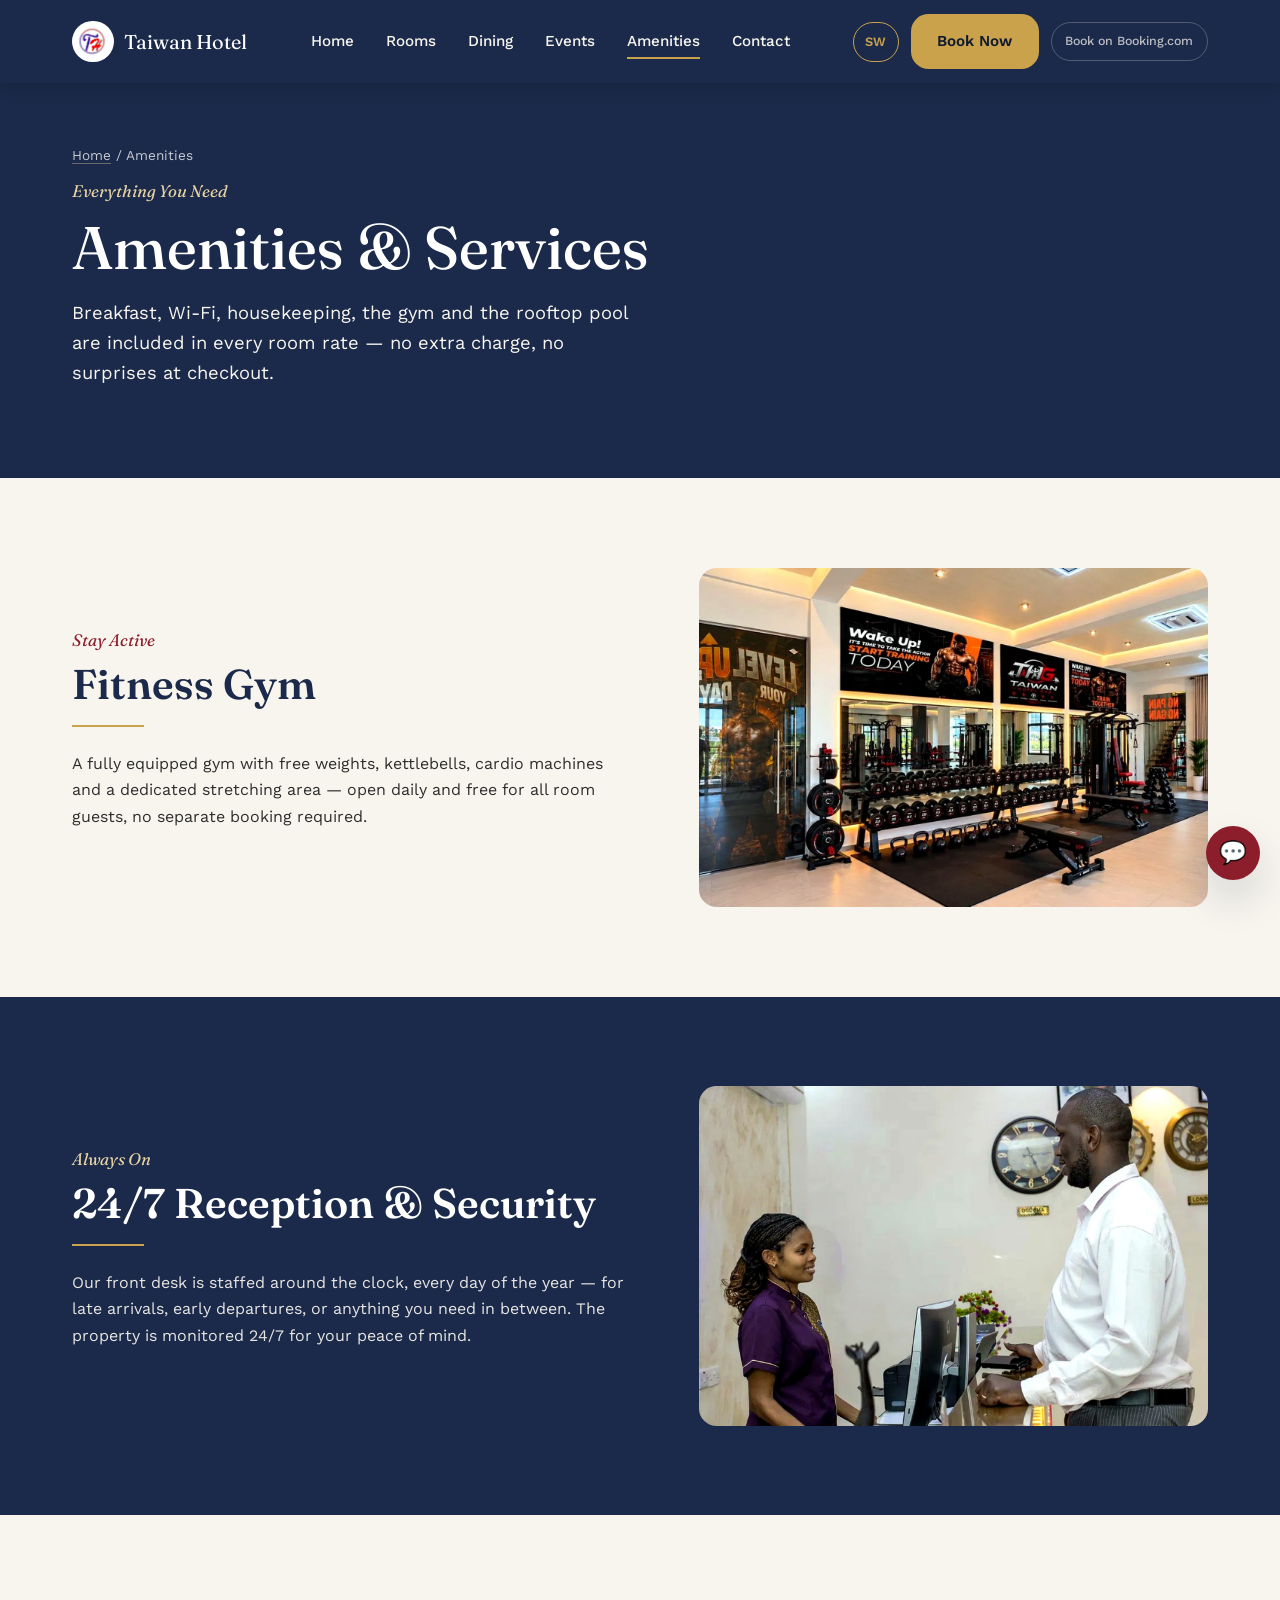
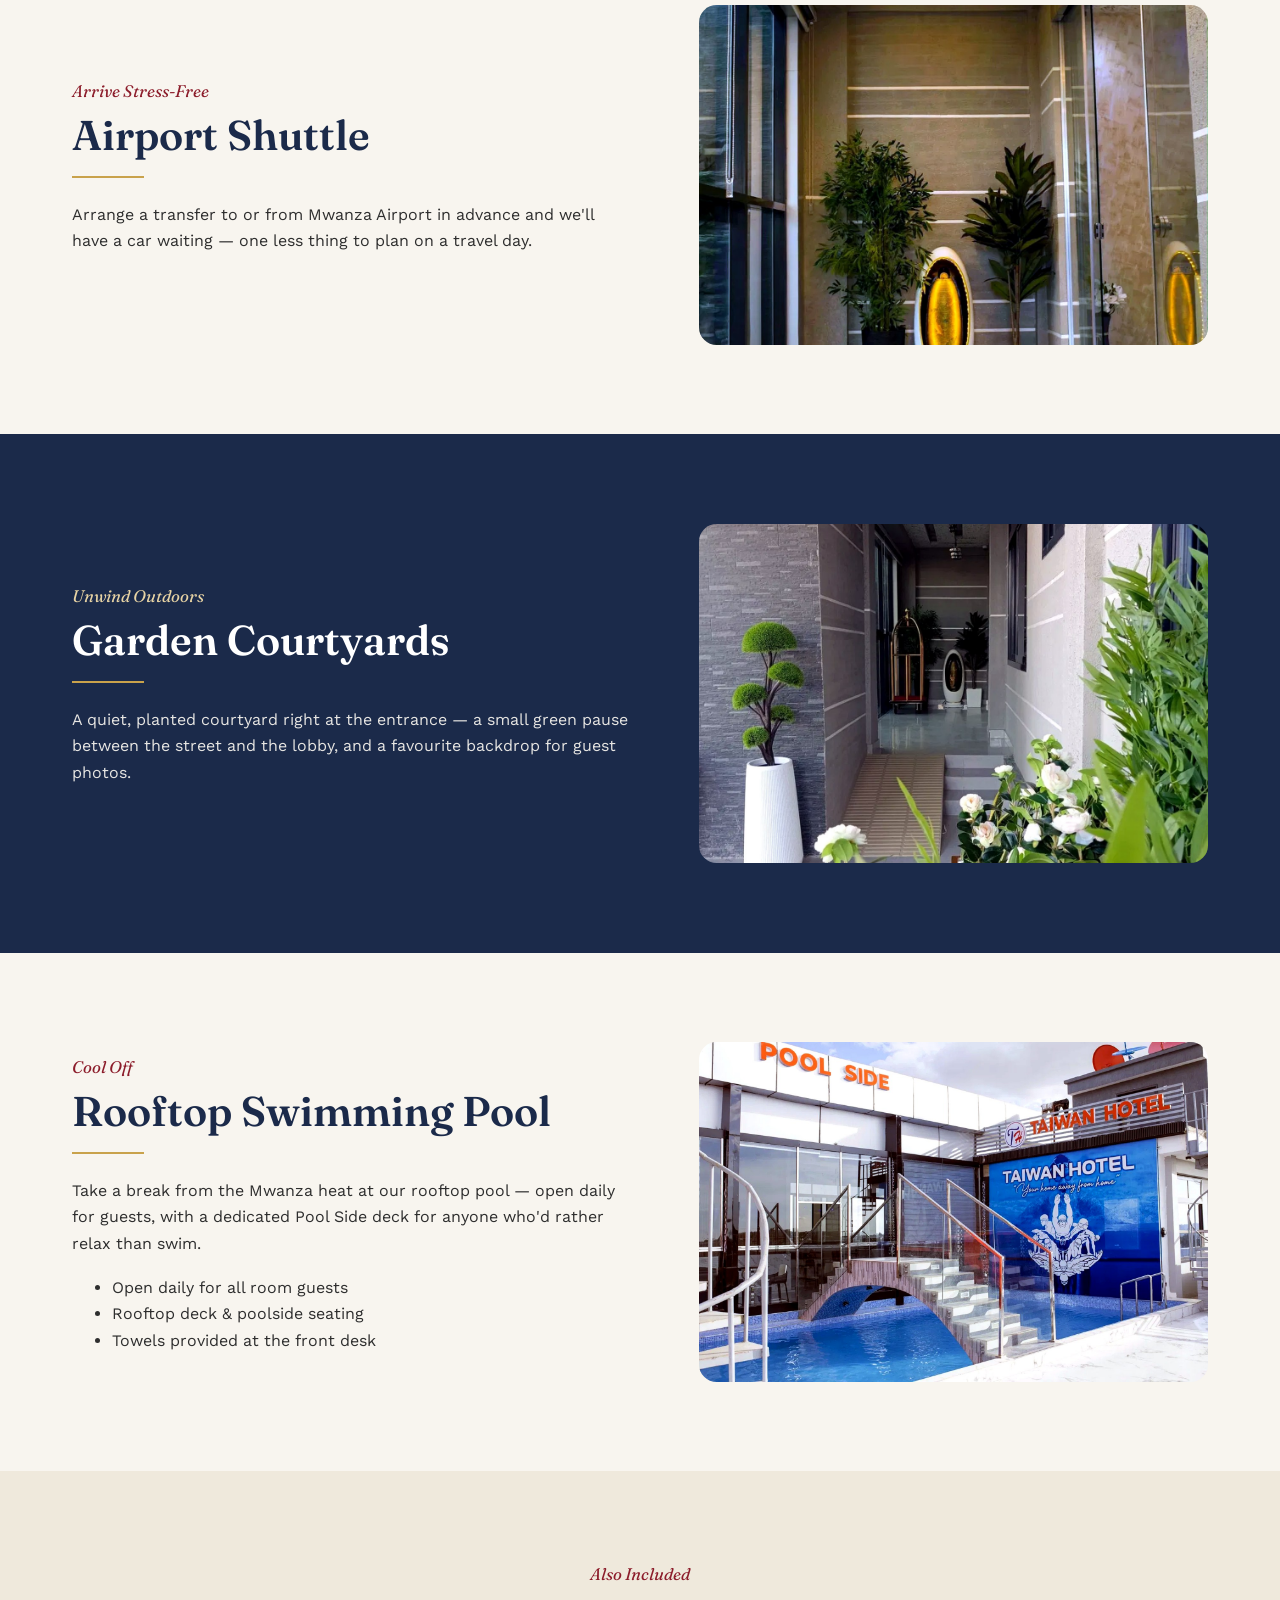
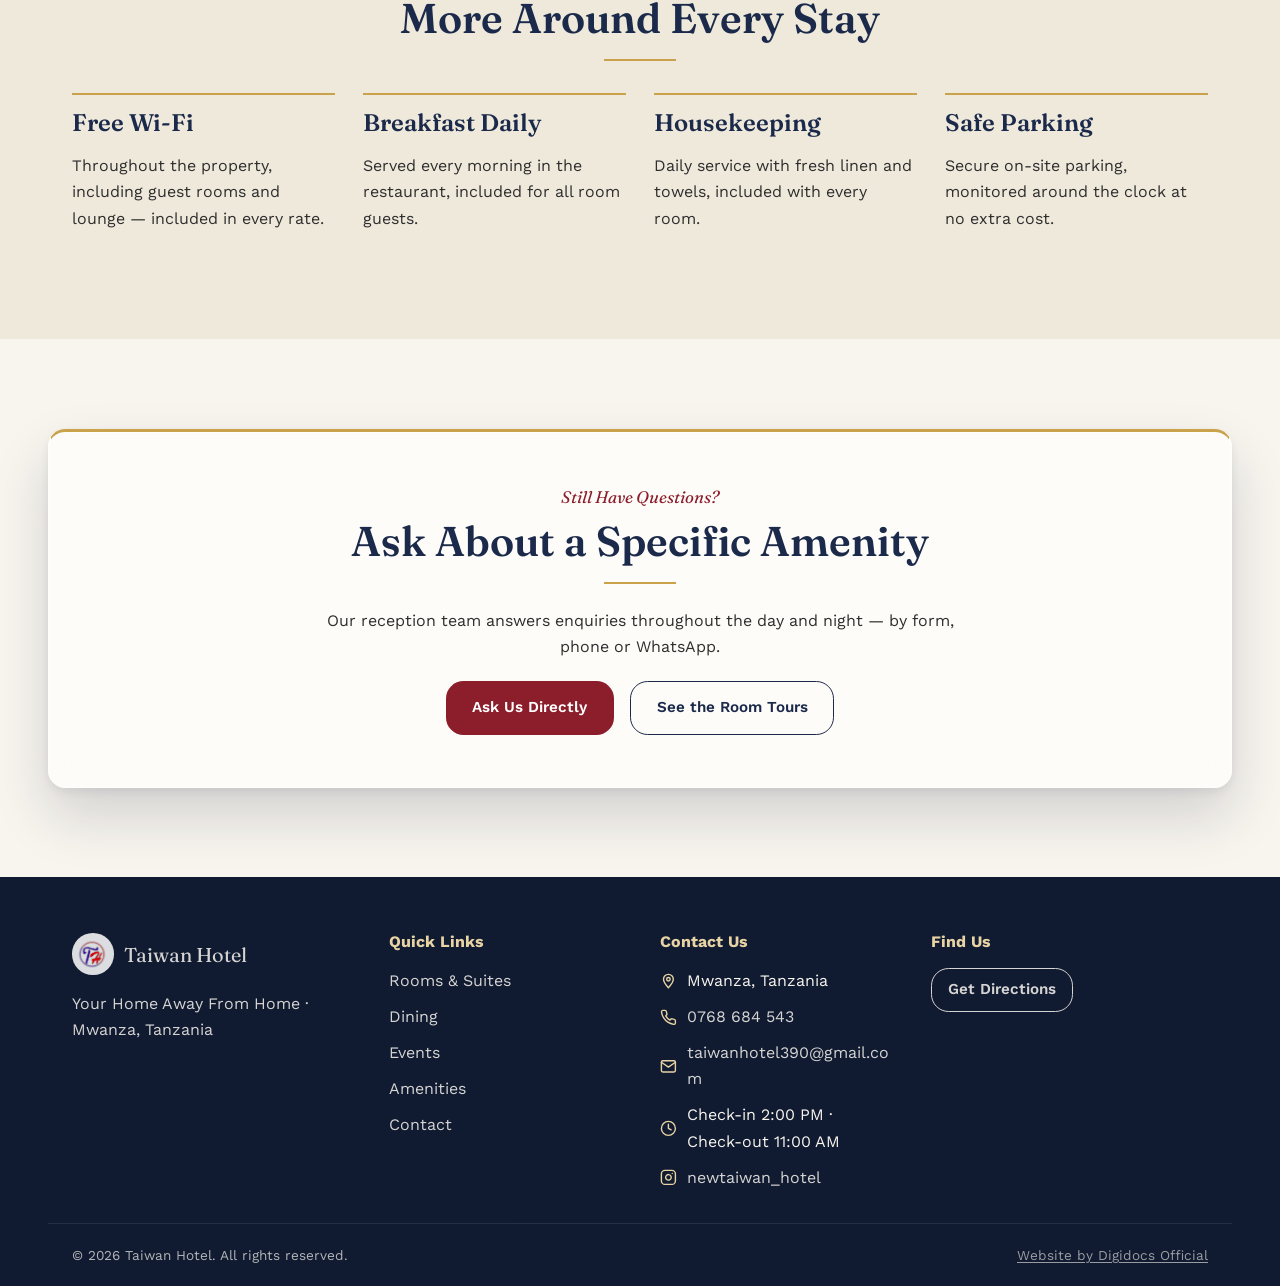
<file: amenities.html>
<!doctype html>
<html lang="en">
<head>
<meta charset="UTF-8">
<meta name="viewport" content="width=device-width, initial-scale=1.0">
<title>Amenities & Services | Taiwan Hotel Mwanza</title>
<meta name="description" content="Gym, garden courtyards, 24/7 reception, airport shuttle and more &mdash; see every amenity and service included at Taiwan Hotel Mwanza.">
<link rel="canonical" href="https://taiwanhotel.co.tz/amenities.html">
<meta property="og:title" content="Amenities &amp; Services | Taiwan Hotel Mwanza">
<meta property="og:description" content="Explore the gym, pool, garden courtyards, 24/7 reception, airport shuttle and more at Taiwan Hotel Mwanza.">
<meta property="og:image" content="https://taiwanhotel.co.tz/hotel-taiwan-mwanza-fitness-gym.jpg">
<meta property="og:image:width" content="1600">
<meta property="og:image:height" content="900">
<meta property="og:image:alt" content="Fitness gym at Taiwan Hotel Mwanza">
<meta property="og:type" content="website">
<meta property="og:url" content="https://taiwanhotel.co.tz/amenities.html">
<meta property="og:site_name" content="Taiwan Hotel Mwanza">
<meta property="og:locale" content="en_TZ">
<meta name="twitter:card" content="summary_large_image">
<meta name="twitter:title" content="Amenities &amp; Services | Taiwan Hotel Mwanza">
<meta name="twitter:description" content="Explore the gym, pool, garden courtyards, 24/7 reception, airport shuttle and more.">
<meta name="twitter:image" content="https://taiwanhotel.co.tz/hotel-taiwan-mwanza-fitness-gym.jpg">
<meta name="robots" content="index, follow">
<meta name="author" content="Taiwan Hotel Mwanza">
<meta name="theme-color" content="#1B2A4A">
<link rel="icon" href="/favicon.ico" sizes="any">
<link rel="icon" type="image/png" sizes="16x16" href="/favicon-16x16.png">
<link rel="icon" type="image/png" sizes="32x32" href="/favicon-32x32.png">
<link rel="icon" type="image/png" sizes="48x48" href="/favicon-48x48.png">
<link rel="apple-touch-icon" sizes="180x180" href="/apple-touch-icon.png">
<link rel="manifest" href="/site.webmanifest">
<link rel="preconnect" href="https://fonts.googleapis.com">
<link rel="preconnect" href="https://fonts.gstatic.com" crossorigin>
<link href="https://fonts.googleapis.com/css2?family=Fraunces:ital,wght@0,400;0,500;0,600;1,500&family=Work+Sans:wght@400;500;600;700&display=swap" rel="stylesheet">
<link rel="stylesheet" href="/style.css">
<script type="application/ld+json">
{
  "@context": "https://schema.org",
  "@type": "BreadcrumbList",
  "itemListElement": [
    { "@type": "ListItem", "position": 1, "name": "Home", "item": "https://taiwanhotel.co.tz/" },
    { "@type": "ListItem", "position": 2, "name": "Amenities", "item": "https://taiwanhotel.co.tz/amenities.html" }
  ]
}
</script>
</head>
<body>
<a class="skip-link" href="#main">Skip to content</a>

<header class="site-header">
  <div class="container header-inner">
    <a class="brand" href="/index.html">
      <img src="/taiwan-hotel-logo.png" alt="Taiwan Hotel logo" width="96" height="96">
      <span>Taiwan Hotel</span>
    </a>
    <nav aria-label="Primary">
      <ul class="nav-links">
        <li><a href="/index.html" data-i18n="nav_home">Home</a></li>
        <li><a href="/rooms.html" data-i18n="nav_rooms">Rooms</a></li>
        <li><a href="/dining.html" data-i18n="nav_dining">Dining</a></li>
        <li><a href="/events.html" data-i18n="nav_events">Events</a></li>
        <li><a href="/amenities.html" aria-current="page" data-i18n="nav_amenities">Amenities</a></li>
        <li><a href="/contact.html" data-i18n="nav_contact">Contact</a></li>
      </ul>
    </nav>
    <div class="nav-actions">
      <button class="lang-toggle" type="button" aria-label="Change language">EN / SW</button>
      <a class="btn btn-gold" href="/contact.html?topic=Room%20Booking" data-i18n="nav_book">Book Now</a>
      <a class="btn-otas header-otas" href="https://www.booking.com/hotel/tz/the-new-taiwan.html?aid=304142&label=gen173nr-10CAQoggJCGnNlYXJjaF90YWl3YW4gaG90ZWwgbXdhbnphSDNYBGjoAYgBAZgBM7gBF8gBD9gBA-gBAfgBAYgCAagCAbgC09z01AbAAgHSAiQ4ZjA3MjY0NC0xMjNiLTRiZWUtOWI3YS0xYTAyODEzZjVhOWLYAgHgAgE" target="_blank" rel="noopener noreferrer" data-i18n="nav_book_otas">Book on Booking.com</a>
      <button class="nav-toggle" aria-label="Open menu" aria-expanded="false"><span></span><span></span><span></span></button>
    </div>
  </div>
  <div class="mobile-panel">
    <a href="/index.html" data-i18n="nav_home">Home</a>
    <a href="/rooms.html" data-i18n="nav_rooms">Rooms</a>
    <a href="/dining.html" data-i18n="nav_dining">Dining</a>
    <a href="/events.html" data-i18n="nav_events">Events</a>
    <a href="/amenities.html" data-i18n="nav_amenities">Amenities</a>
    <a href="/contact.html" data-i18n="nav_contact">Contact</a>
    <div class="mobile-cta-row">
      <a class="btn btn-gold" href="/contact.html?topic=Room%20Booking" data-i18n="nav_book">Book Now</a>
      <a class="btn btn-outline" href="https://wa.me/255768684543" target="_blank" rel="noopener">WhatsApp</a>
    </div>
    <div class="otas-mobile-row">
      <a href="https://www.booking.com/hotel/tz/the-new-taiwan.html?aid=304142&label=gen173nr-10CAQoggJCGnNlYXJjaF90YWl3YW4gaG90ZWwgbXdhbnphSDNYBGjoAYgBAZgBM7gBF8gBD9gBA-gBAfgBAYgCAagCAbgC09z01AbAAgHSAiQ4ZjA3MjY0NC0xMjNiLTRiZWUtOWI3YS0xYTAyODEzZjVhOWLYAgHgAgE" target="_blank" rel="noopener noreferrer" data-i18n="nav_book_otas">Book on Booking.com</a>
    </div>
  </div>
</header>

<main id="main">
  <section class="page-banner">
    <div class="container">
      <div class="breadcrumb"><a href="/index.html" data-i18n="nav_home">Home</a> / <span data-i18n="nav_amenities">Amenities</span></div>
      <span class="eyebrow" style="color:var(--gold-soft)" data-i18n="amenities_hero_eyebrow">Everything You Need</span>
      <h1 data-i18n="amenities_title">Amenities &amp; Services</h1>
      <p class="lede" style="color:var(--ivory)" data-i18n="amenities_lede">Breakfast, Wi-Fi, housekeeping, the gym and the rooftop pool are included in every room rate &mdash; no extra charge, no surprises at checkout.</p>
    </div>
  </section>

  <section>
    <div class="container split">
      <div>
        <span class="eyebrow" data-i18n="amen_gym_eyebrow">Stay Active</span>
        <h2 data-i18n="amen_gym_title">Fitness Gym</h2>
        <hr class="divider">
        <p data-i18n="amen_gym_p">A fully equipped gym with free weights, kettlebells, cardio machines and a dedicated stretching area &mdash; open daily and free for all room guests, no separate booking required.</p>
      </div>
      <figure><img src="/hotel-taiwan-mwanza-fitness-gym.jpg" alt="Taiwan Hotel Gym with dumbbell rack, benches and cardio equipment" loading="lazy" width="1600" height="900"></figure>
    </div>
  </section>

  <section class="bg-navy">
    <div class="container split reverse">
      <figure><img src="/hotel-taiwan-mwanza-reception-service-moment.jpg" alt="Front desk staff assisting a guest at Taiwan Hotel Mwanza reception" loading="lazy" width="1600" height="2400"></figure>
      <div>
        <span class="eyebrow" style="color:var(--gold-soft)" data-i18n="amen_reception_eyebrow">Always On</span>
        <h2 data-i18n="amen_reception_title">24/7 Reception &amp; Security</h2>
        <hr class="divider">
        <p style="color:var(--ivory);opacity:0.92" data-i18n="amen_reception_p">Our front desk is staffed around the clock, every day of the year &mdash; for late arrivals, early departures, or anything you need in between. The property is monitored 24/7 for your peace of mind.</p>
      </div>
    </div>
  </section>

  <section>
    <div class="container split">
      <div>
        <span class="eyebrow" data-i18n="amen_shuttle_eyebrow">Arrive Stress-Free</span>
        <h2 data-i18n="amen_shuttle_title">Airport Shuttle</h2>
        <hr class="divider">
        <p data-i18n="amen_shuttle_p">Arrange a transfer to or from Mwanza Airport in advance and we'll have a car waiting &mdash; one less thing to plan on a travel day.</p>
      </div>
      <figure><img src="/hotel-taiwan-mwanza-corridor-plants.jpg" alt="Covered entrance corridor with potted plants at Taiwan Hotel Mwanza" loading="lazy" width="1200" height="1799"></figure>
    </div>
  </section>

  <section class="bg-navy">
    <div class="container split reverse">
      <figure><img src="/hotel-taiwan-mwanza-garden-walkway.jpg" alt="Garden courtyard walkway with roses at Taiwan Hotel Mwanza" loading="lazy" width="1200" height="1594"></figure>
      <div>
        <span class="eyebrow" style="color:var(--gold-soft)" data-i18n="amen_garden_eyebrow">Unwind Outdoors</span>
        <h2 data-i18n="amen_garden_title">Garden Courtyards</h2>
        <hr class="divider">
        <p style="color:var(--ivory);opacity:0.92" data-i18n="amen_garden_p">A quiet, planted courtyard right at the entrance &mdash; a small green pause between the street and the lobby, and a favourite backdrop for guest photos.</p>
      </div>
    </div>
  </section>

  <section>
    <div class="container split">
      <div>
        <span class="eyebrow" data-i18n="amen_pool_eyebrow">Cool Off</span>
        <h2 data-i18n="amen_pool_title">Rooftop Swimming Pool</h2>
        <hr class="divider">
        <p data-i18n="amen_pool_p">Take a break from the Mwanza heat at our rooftop pool &mdash; open daily for guests, with a dedicated Pool Side deck for anyone who'd rather relax than swim.</p>
        <ul>
          <li data-i18n="amen_pool_li1">Open daily for all room guests</li>
          <li data-i18n="amen_pool_li2">Rooftop deck &amp; poolside seating</li>
          <li data-i18n="amen_pool_li3">Towels provided at the front desk</li>
        </ul>
      </div>
      <figure><img src="/hotel-taiwan-mwanza-rooftop-swimming-pool.jpg" alt="Rooftop swimming pool with bridge walkway at Taiwan Hotel Mwanza, Pool Side signage above" loading="lazy" width="1600" height="1066"></figure>
    </div>
  </section>

  <section class="bg-ivory-deep">
    <div class="container center">
      <span class="eyebrow" data-i18n="amen_more_eyebrow">Also Included</span>
      <h2 data-i18n="amen_more_title">More Around Every Stay</h2>
      <hr class="divider">
    </div>
    <div class="container amenity-row" style="margin-top:2rem">
      <div class="amenity-item"><h3 data-i18n="amen_wifi_title">Free Wi-Fi</h3><p data-i18n="amen_wifi_desc">Throughout the property, including guest rooms and lounge &mdash; included in every rate.</p></div>
      <div class="amenity-item"><h3 data-i18n="amen_bf_title">Breakfast Daily</h3><p data-i18n="amen_bf_desc">Served every morning in the restaurant, included for all room guests.</p></div>
      <div class="amenity-item"><h3 data-i18n="amen_hk_title">Housekeeping</h3><p data-i18n="amen_hk_desc">Daily service with fresh linen and towels, included with every room.</p></div>
      <div class="amenity-item"><h3 data-i18n="amen_park_title">Safe Parking</h3><p data-i18n="amen_park_desc">Secure on-site parking, monitored around the clock at no extra cost.</p></div>
    </div>
  </section>

  <section class="center">
    <div class="container center cta-panel">
      <span class="eyebrow" data-i18n="amen_cta_eyebrow">Still Have Questions?</span>
      <h2 data-i18n="amen_cta_title">Ask About a Specific Amenity</h2>
      <hr class="divider">
      <p class="center" data-i18n="amen_cta_p">Our reception team answers enquiries throughout the day and night &mdash; by form, phone or WhatsApp.</p>
      <div class="cta-actions">
        <a class="btn btn-primary" href="/contact.html?topic=General%20Enquiry" data-i18n="btn_ask_directly">Ask Us Directly</a>
        <a class="btn btn-outline-navy" href="/rooms.html" data-i18n="btn_see_room_tours">See the Room Tours</a>
      </div>
    </div>
  </section>
</main>

<a class="whatsapp-fab" href="https://wa.me/255768684543" aria-label="Chat on WhatsApp" target="_blank" rel="noopener">&#128172;</a>

<footer class="site-footer">
  <div class="container footer-grid">
    <div>
      <a class="brand" href="/index.html" style="margin-bottom:1rem">
        <img src="/taiwan-hotel-logo.png" alt="Taiwan Hotel logo" width="96" height="96">
        <span>Taiwan Hotel</span>
      </a>
      <p style="opacity:0.85" data-i18n="footer_tagline">Your Home Away From Home &middot; Mwanza, Tanzania</p>
    </div>
    <div>
      <h3 data-i18n="footer_quicklinks">Quick Links</h3>
      <ul class="footer-list">
        <li><a href="/rooms.html" data-i18n="footer_link_rooms">Rooms &amp; Suites</a></li>
        <li><a href="/dining.html" data-i18n="nav_dining">Dining</a></li>
        <li><a href="/events.html" data-i18n="nav_events">Events</a></li>
        <li><a href="/amenities.html" data-i18n="nav_amenities">Amenities</a></li>
        <li><a href="/contact.html" data-i18n="nav_contact">Contact</a></li>
      </ul>
    </div>
    <div>
      <h3 data-i18n="footer_contact">Contact Us</h3>
      <ul class="footer-list icon-list">
        <li><svg class="icon" viewBox="0 0 24 24"><path d="M12 21s-7-7.5-7-12a7 7 0 0 1 14 0c0 4.5-7 12-7 12z"/><circle cx="12" cy="9" r="2.5"/></svg><span>Mwanza, Tanzania</span></li>
        <li><svg class="icon" viewBox="0 0 24 24"><path d="M22 16.92v3a2 2 0 0 1-2.18 2 19.79 19.79 0 0 1-8.63-3.07 19.5 19.5 0 0 1-6-6 19.79 19.79 0 0 1-3.07-8.67A2 2 0 0 1 4.11 2h3a2 2 0 0 1 2 1.72c.13.96.36 1.9.7 2.81a2 2 0 0 1-.45 2.11L8.09 9.91a16 16 0 0 0 6 6l1.27-1.27a2 2 0 0 1 2.11-.45c.91.34 1.85.57 2.81.7A2 2 0 0 1 22 16.92z"/></svg><a href="tel:+255768684543">0768 684 543</a></li>
        <li><svg class="icon" viewBox="0 0 24 24"><rect x="2" y="4" width="20" height="16" rx="2"/><path d="m22 6-10 7L2 6"/></svg><a href="mailto:taiwanhotel390@gmail.com">taiwanhotel390@gmail.com</a></li>
        <li><svg class="icon" viewBox="0 0 24 24"><circle cx="12" cy="12" r="10"/><path d="M12 6v6l4 2"/></svg><span data-i18n="footer_hours">Check-in 2:00 PM &middot; Check-out 11:00 AM</span></li>
        <li><svg class="icon" viewBox="0 0 24 24"><rect x="2" y="2" width="20" height="20" rx="5"/><path d="M16 11.37A4 4 0 1 1 12.63 8 4 4 0 0 1 16 11.37z"/><line x1="17.5" y1="6.5" x2="17.5" y2="6.5"/></svg><a href="https://www.instagram.com/newtaiwan_hotel" target="_blank" rel="noopener noreferrer">newtaiwan_hotel</a></li>
      </ul>
    </div>
    <div>
      <h3 data-i18n="footer_findus">Find Us</h3>
      <a class="btn btn-outline" style="padding:0.5rem 1rem" href="/contact.html" data-i18n="footer_directions">Map &amp; Directions</a>
    </div>
  </div>
  <div class="container footer-bottom">
    <span>&copy; 2026 Taiwan Hotel. All rights reserved.</span>
    <span><a href="https://digidocsofficial.com" target="_blank" rel="noopener noreferrer">Website by Digidocs Official</a></span>
  </div>
</footer>

<script src="/i18n.js"></script>
<script src="/main.js"></script>
</body>
</html>
</file>
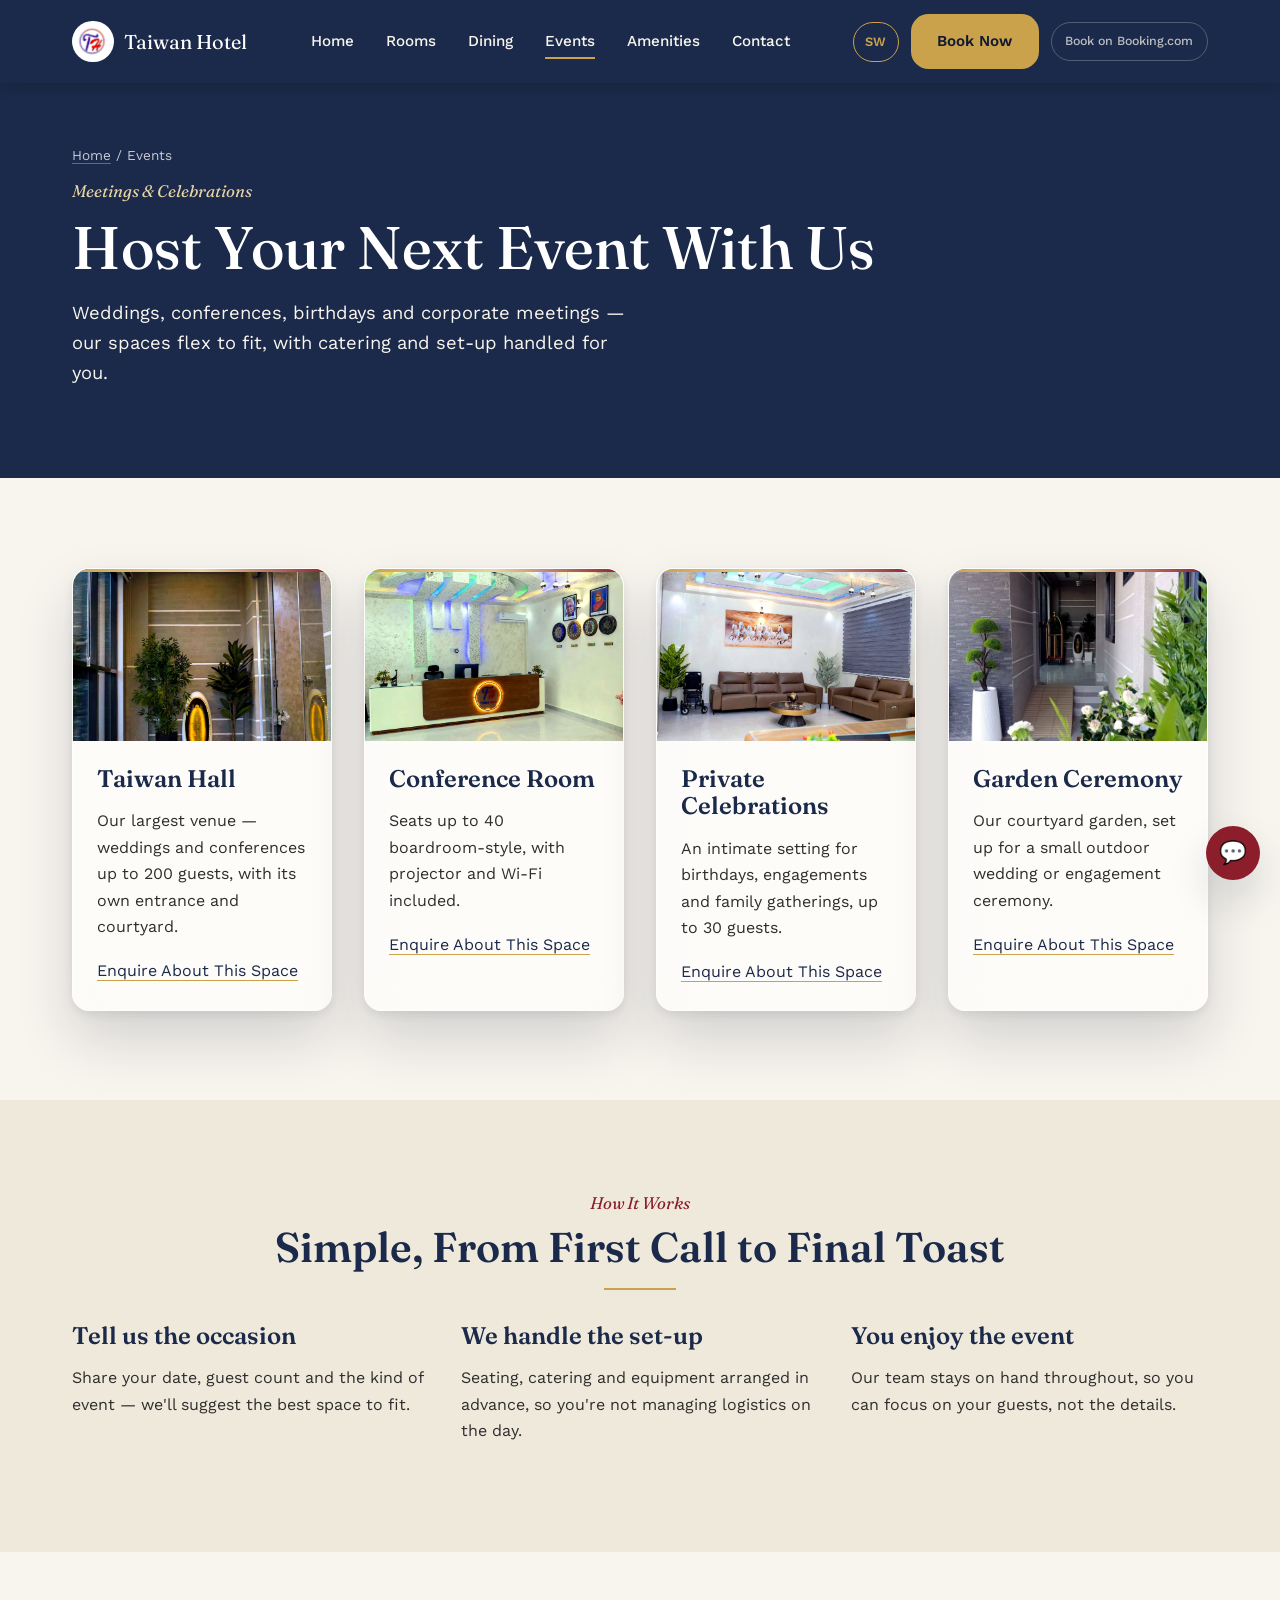
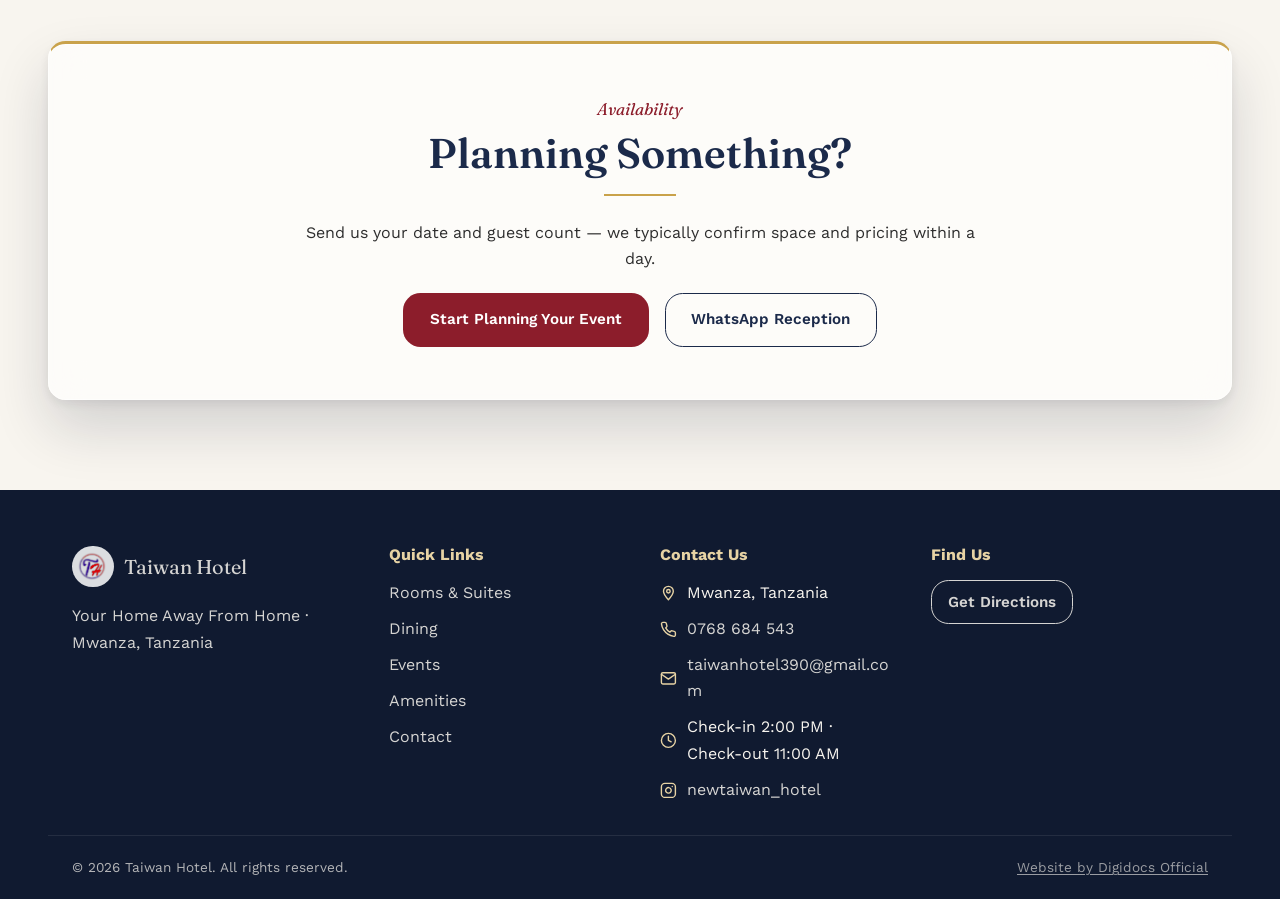
<file: events.html>
<!doctype html>
<html lang="en">
<head>
<meta charset="UTF-8">
<meta name="viewport" content="width=device-width, initial-scale=1.0">
<title>Events & Meetings | Taiwan Hotel Mwanza</title>
<meta name="description" content="Host weddings, conferences and celebrations at Taiwan Hotel Mwanza &mdash; flexible event spaces with catering and set-up handled for you.">
<link rel="canonical" href="https://taiwanhotel.co.tz/events.html">
<meta property="og:title" content="Events &amp; Meetings | Taiwan Hotel Mwanza">
<meta property="og:description" content="Host weddings, conferences and celebrations in flexible event spaces at Taiwan Hotel Mwanza.">
<meta property="og:image" content="https://taiwanhotel.co.tz/hotel-taiwan-mwanza-event-space-corridor.jpg">
<meta property="og:image:alt" content="Entrance corridor leading to Taiwan Hall at Taiwan Hotel Mwanza">
<meta property="og:type" content="website">
<meta property="og:url" content="https://taiwanhotel.co.tz/events.html">
<meta property="og:site_name" content="Taiwan Hotel Mwanza">
<meta property="og:locale" content="en_TZ">
<meta name="twitter:card" content="summary_large_image">
<meta name="twitter:title" content="Events &amp; Meetings | Taiwan Hotel Mwanza">
<meta name="twitter:description" content="Flexible spaces for weddings, conferences and celebrations in Mwanza.">
<meta name="twitter:image" content="https://taiwanhotel.co.tz/hotel-taiwan-mwanza-event-space-corridor.jpg">
<meta name="robots" content="index, follow">
<meta name="author" content="Taiwan Hotel Mwanza">
<meta name="theme-color" content="#1B2A4A">
<link rel="icon" href="/favicon.ico" sizes="any">
<link rel="icon" type="image/png" sizes="16x16" href="/favicon-16x16.png">
<link rel="icon" type="image/png" sizes="32x32" href="/favicon-32x32.png">
<link rel="icon" type="image/png" sizes="48x48" href="/favicon-48x48.png">
<link rel="apple-touch-icon" sizes="180x180" href="/apple-touch-icon.png">
<link rel="manifest" href="/site.webmanifest">
<link rel="preconnect" href="https://fonts.googleapis.com">
<link rel="preconnect" href="https://fonts.gstatic.com" crossorigin>
<link href="https://fonts.googleapis.com/css2?family=Fraunces:ital,wght@0,400;0,500;0,600;1,500&family=Work+Sans:wght@400;500;600;700&display=swap" rel="stylesheet">
<link rel="stylesheet" href="/style.css">
<script type="application/ld+json">
{
  "@context": "https://schema.org",
  "@type": "BreadcrumbList",
  "itemListElement": [
    { "@type": "ListItem", "position": 1, "name": "Home", "item": "https://taiwanhotel.co.tz/" },
    { "@type": "ListItem", "position": 2, "name": "Events", "item": "https://taiwanhotel.co.tz/events.html" }
  ]
}
</script>
</head>
<body>
<a class="skip-link" href="#main">Skip to content</a>

<header class="site-header">
  <div class="container header-inner">
    <a class="brand" href="/index.html">
      <img src="/taiwan-hotel-logo.png" alt="Taiwan Hotel logo" width="96" height="96">
      <span>Taiwan Hotel</span>
    </a>
    <nav aria-label="Primary">
      <ul class="nav-links">
        <li><a href="/index.html" data-i18n="nav_home">Home</a></li>
        <li><a href="/rooms.html" data-i18n="nav_rooms">Rooms</a></li>
        <li><a href="/dining.html" data-i18n="nav_dining">Dining</a></li>
        <li><a href="/events.html" aria-current="page" data-i18n="nav_events">Events</a></li>
        <li><a href="/amenities.html" data-i18n="nav_amenities">Amenities</a></li>
        <li><a href="/contact.html" data-i18n="nav_contact">Contact</a></li>
      </ul>
    </nav>
    <div class="nav-actions">
      <button class="lang-toggle" type="button" aria-label="Change language">EN / SW</button>
      <a class="btn btn-gold" href="/contact.html?topic=Room%20Booking" data-i18n="nav_book">Book Now</a>
      <a class="btn-otas header-otas" href="https://www.booking.com/hotel/tz/the-new-taiwan.html?aid=304142&label=gen173nr-10CAQoggJCGnNlYXJjaF90YWl3YW4gaG90ZWwgbXdhbnphSDNYBGjoAYgBAZgBM7gBF8gBD9gBA-gBAfgBAYgCAagCAbgC09z01AbAAgHSAiQ4ZjA3MjY0NC0xMjNiLTRiZWUtOWI3YS0xYTAyODEzZjVhOWLYAgHgAgE" target="_blank" rel="noopener noreferrer" data-i18n="nav_book_otas">Book on Booking.com</a>
      <button class="nav-toggle" aria-label="Open menu" aria-expanded="false"><span></span><span></span><span></span></button>
    </div>
  </div>
  <div class="mobile-panel">
    <a href="/index.html" data-i18n="nav_home">Home</a>
    <a href="/rooms.html" data-i18n="nav_rooms">Rooms</a>
    <a href="/dining.html" data-i18n="nav_dining">Dining</a>
    <a href="/events.html" data-i18n="nav_events">Events</a>
    <a href="/amenities.html" data-i18n="nav_amenities">Amenities</a>
    <a href="/contact.html" data-i18n="nav_contact">Contact</a>
    <div class="mobile-cta-row">
      <a class="btn btn-gold" href="/contact.html?topic=Room%20Booking" data-i18n="nav_book">Book Now</a>
      <a class="btn btn-outline" href="https://wa.me/255768684543" target="_blank" rel="noopener">WhatsApp</a>
    </div>
    <div class="otas-mobile-row">
      <a href="https://www.booking.com/hotel/tz/the-new-taiwan.html?aid=304142&label=gen173nr-10CAQoggJCGnNlYXJjaF90YWl3YW4gaG90ZWwgbXdhbnphSDNYBGjoAYgBAZgBM7gBF8gBD9gBA-gBAfgBAYgCAagCAbgC09z01AbAAgHSAiQ4ZjA3MjY0NC0xMjNiLTRiZWUtOWI3YS0xYTAyODEzZjVhOWLYAgHgAgE" target="_blank" rel="noopener noreferrer" data-i18n="nav_book_otas">Book on Booking.com</a>
    </div>
  </div>
</header>

<main id="main">
  <section class="page-banner">
    <div class="container">
      <div class="breadcrumb"><a href="/index.html" data-i18n="nav_home">Home</a> / <span data-i18n="nav_events">Events</span></div>
      <span class="eyebrow" style="color:var(--gold-soft)" data-i18n="events_eyebrow">Meetings &amp; Celebrations</span>
      <h1 data-i18n="events_title">Host Your Next Event With Us</h1>
      <p class="lede" style="color:var(--ivory)" data-i18n="events_lede">Weddings, conferences, birthdays and corporate meetings &mdash; our spaces flex to fit, with catering and set-up handled for you.</p>
    </div>
  </section>

  <section>
    <div class="container grid grid-4">
      <div class="venue-card">
        <img src="/hotel-taiwan-mwanza-event-space-corridor.jpg" alt="Entrance corridor leading to Taiwan Hall, our largest event venue at Taiwan Hotel Mwanza" loading="lazy" width="1600" height="1066">
        <div class="body">
          <h3 data-i18n="venue1_title">Taiwan Hall</h3>
          <p data-i18n="venue1_p">Our largest venue &mdash; weddings and conferences up to 200 guests, with its own entrance and courtyard.</p>
          <a class="btn-ghost" href="/contact.html?topic=Event%20Hosting&event=Taiwan%20Hall" data-i18n="btn_enquire_space">Enquire About This Space</a>
        </div>
      </div>
      <div class="venue-card">
        <img src="/hotel-taiwan-mwanza-reception-lobby.jpg" alt="Reception desk at Taiwan Hotel Mwanza where conference guests check in" loading="lazy" width="1600" height="1066">
        <div class="body">
          <h3 data-i18n="venue2_title">Conference Room</h3>
          <p data-i18n="venue2_p">Seats up to 40 boardroom-style, with projector and Wi-Fi included.</p>
          <a class="btn-ghost" href="/contact.html?topic=Event%20Hosting&event=Conference" data-i18n="btn_enquire_space">Enquire About This Space</a>
        </div>
      </div>
      <div class="venue-card">
        <img src="/hotel-taiwan-mwanza-lounge-seating-area.jpg" alt="Lounge seating area at Taiwan Hotel Mwanza suitable for private celebrations" loading="lazy" width="1600" height="1066">
        <div class="body">
          <h3 data-i18n="venue3_title">Private Celebrations</h3>
          <p data-i18n="venue3_p">An intimate setting for birthdays, engagements and family gatherings, up to 30 guests.</p>
          <a class="btn-ghost" href="/contact.html?topic=Event%20Hosting&event=Celebration" data-i18n="btn_enquire_space">Enquire About This Space</a>
        </div>
      </div>
      <div class="venue-card">
        <img src="/hotel-taiwan-mwanza-garden-walkway.jpg" alt="Garden courtyard at Taiwan Hotel Mwanza suitable for outdoor ceremonies" loading="lazy" width="1200" height="1594">
        <div class="body">
          <h3 data-i18n="venue4_title">Garden Ceremony</h3>
          <p data-i18n="venue4_p">Our courtyard garden, set up for a small outdoor wedding or engagement ceremony.</p>
          <a class="btn-ghost" href="/contact.html?topic=Event%20Hosting&event=Wedding" data-i18n="btn_enquire_space">Enquire About This Space</a>
        </div>
      </div>
    </div>
  </section>

  <section class="bg-ivory-deep">
    <div class="container center">
      <span class="eyebrow" data-i18n="events_how_eyebrow">How It Works</span>
      <h2 data-i18n="events_how_title">Simple, From First Call to Final Toast</h2>
      <hr class="divider">
    </div>
    <div class="container grid grid-3" style="margin-top:2rem">
      <div><h3 data-i18n="step1_title">Tell us the occasion</h3><p data-i18n="step1_p">Share your date, guest count and the kind of event &mdash; we'll suggest the best space to fit.</p></div>
      <div><h3 data-i18n="step2_title">We handle the set-up</h3><p data-i18n="step2_p">Seating, catering and equipment arranged in advance, so you're not managing logistics on the day.</p></div>
      <div><h3 data-i18n="step3_title">You enjoy the event</h3><p data-i18n="step3_p">Our team stays on hand throughout, so you can focus on your guests, not the details.</p></div>
    </div>
  </section>

  <section>
    <div class="container center cta-panel">
      <span class="eyebrow" data-i18n="cta_avail_eyebrow">Availability</span>
      <h2 data-i18n="events_cta_title">Planning Something?</h2>
      <hr class="divider">
      <p class="center" data-i18n="events_cta_p">Send us your date and guest count &mdash; we typically confirm space and pricing within a day.</p>
      <div class="cta-actions">
        <a class="btn btn-primary" href="/contact.html?topic=Event%20Hosting" data-i18n="btn_start_planning">Start Planning Your Event</a>
        <a class="btn btn-outline-navy" href="https://wa.me/255768684543" target="_blank" rel="noopener" data-i18n="btn_whatsapp_reception">WhatsApp Reception</a>
      </div>
    </div>
  </section>
</main>

<a class="whatsapp-fab" href="https://wa.me/255768684543" aria-label="Chat on WhatsApp" target="_blank" rel="noopener">&#128172;</a>

<footer class="site-footer">
  <div class="container footer-grid">
    <div>
      <a class="brand" href="/index.html" style="margin-bottom:1rem">
        <img src="/taiwan-hotel-logo.png" alt="Taiwan Hotel logo" width="96" height="96">
        <span>Taiwan Hotel</span>
      </a>
      <p style="opacity:0.85" data-i18n="footer_tagline">Your Home Away From Home &middot; Mwanza, Tanzania</p>
    </div>
    <div>
      <h3 data-i18n="footer_quicklinks">Quick Links</h3>
      <ul class="footer-list">
        <li><a href="/rooms.html" data-i18n="footer_link_rooms">Rooms &amp; Suites</a></li>
        <li><a href="/dining.html" data-i18n="nav_dining">Dining</a></li>
        <li><a href="/events.html" data-i18n="nav_events">Events</a></li>
        <li><a href="/amenities.html" data-i18n="nav_amenities">Amenities</a></li>
        <li><a href="/contact.html" data-i18n="nav_contact">Contact</a></li>
      </ul>
    </div>
    <div>
      <h3 data-i18n="footer_contact">Contact Us</h3>
      <ul class="footer-list icon-list">
        <li><svg class="icon" viewBox="0 0 24 24"><path d="M12 21s-7-7.5-7-12a7 7 0 0 1 14 0c0 4.5-7 12-7 12z"/><circle cx="12" cy="9" r="2.5"/></svg><span>Mwanza, Tanzania</span></li>
        <li><svg class="icon" viewBox="0 0 24 24"><path d="M22 16.92v3a2 2 0 0 1-2.18 2 19.79 19.79 0 0 1-8.63-3.07 19.5 19.5 0 0 1-6-6 19.79 19.79 0 0 1-3.07-8.67A2 2 0 0 1 4.11 2h3a2 2 0 0 1 2 1.72c.13.96.36 1.9.7 2.81a2 2 0 0 1-.45 2.11L8.09 9.91a16 16 0 0 0 6 6l1.27-1.27a2 2 0 0 1 2.11-.45c.91.34 1.85.57 2.81.7A2 2 0 0 1 22 16.92z"/></svg><a href="tel:+255768684543">0768 684 543</a></li>
        <li><svg class="icon" viewBox="0 0 24 24"><rect x="2" y="4" width="20" height="16" rx="2"/><path d="m22 6-10 7L2 6"/></svg><a href="mailto:taiwanhotel390@gmail.com">taiwanhotel390@gmail.com</a></li>
        <li><svg class="icon" viewBox="0 0 24 24"><circle cx="12" cy="12" r="10"/><path d="M12 6v6l4 2"/></svg><span data-i18n="footer_hours">Check-in 2:00 PM &middot; Check-out 11:00 AM</span></li>
        <li><svg class="icon" viewBox="0 0 24 24"><rect x="2" y="2" width="20" height="20" rx="5"/><path d="M16 11.37A4 4 0 1 1 12.63 8 4 4 0 0 1 16 11.37z"/><line x1="17.5" y1="6.5" x2="17.5" y2="6.5"/></svg><a href="https://www.instagram.com/newtaiwan_hotel" target="_blank" rel="noopener noreferrer">newtaiwan_hotel</a></li>
      </ul>
    </div>
    <div>
      <h3 data-i18n="footer_findus">Find Us</h3>
      <a class="btn btn-outline" style="padding:0.5rem 1rem" href="/contact.html" data-i18n="footer_directions">Map &amp; Directions</a>
    </div>
  </div>
  <div class="container footer-bottom">
    <span>&copy; 2026 Taiwan Hotel. All rights reserved.</span>
    <span><a href="https://digidocsofficial.com" target="_blank" rel="noopener noreferrer">Website by Digidocs Official</a></span>
  </div>
</footer>

<script src="/i18n.js"></script>
<script src="/main.js"></script>
</body>
</html>
</file>
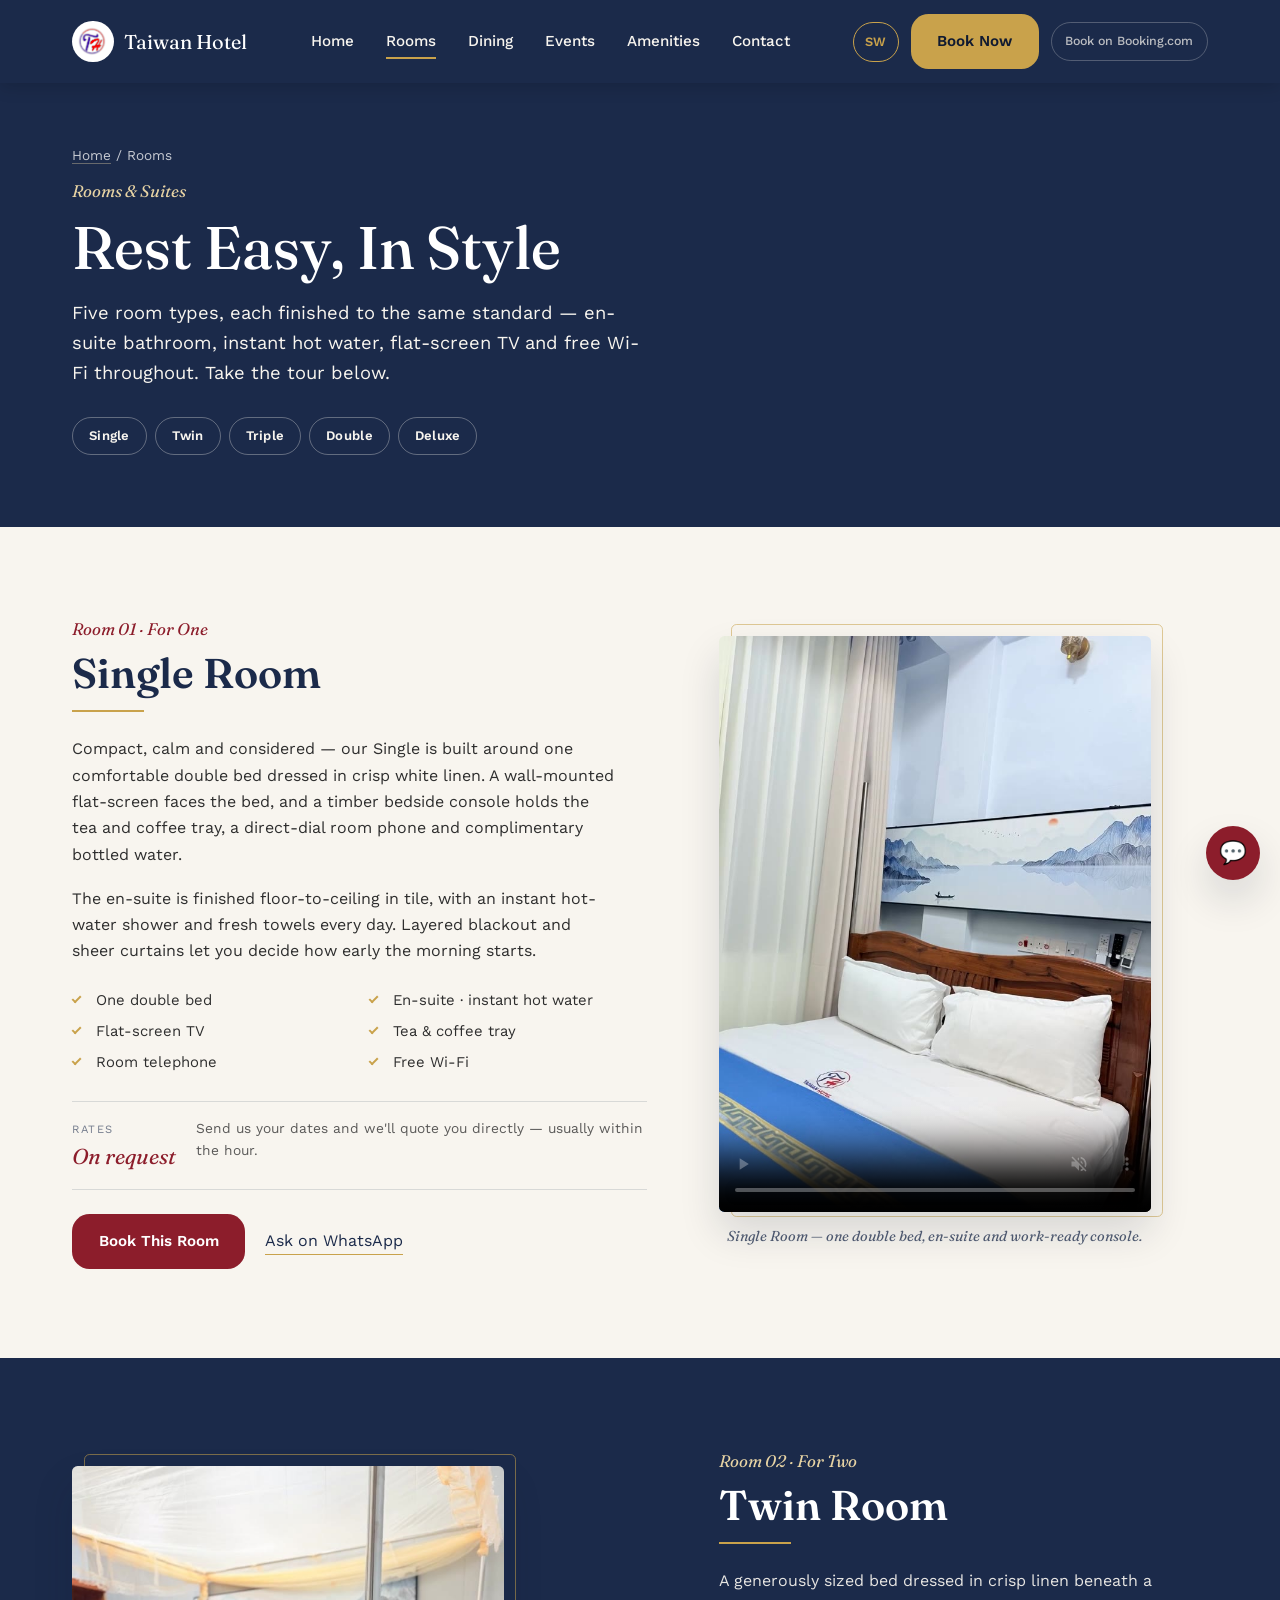
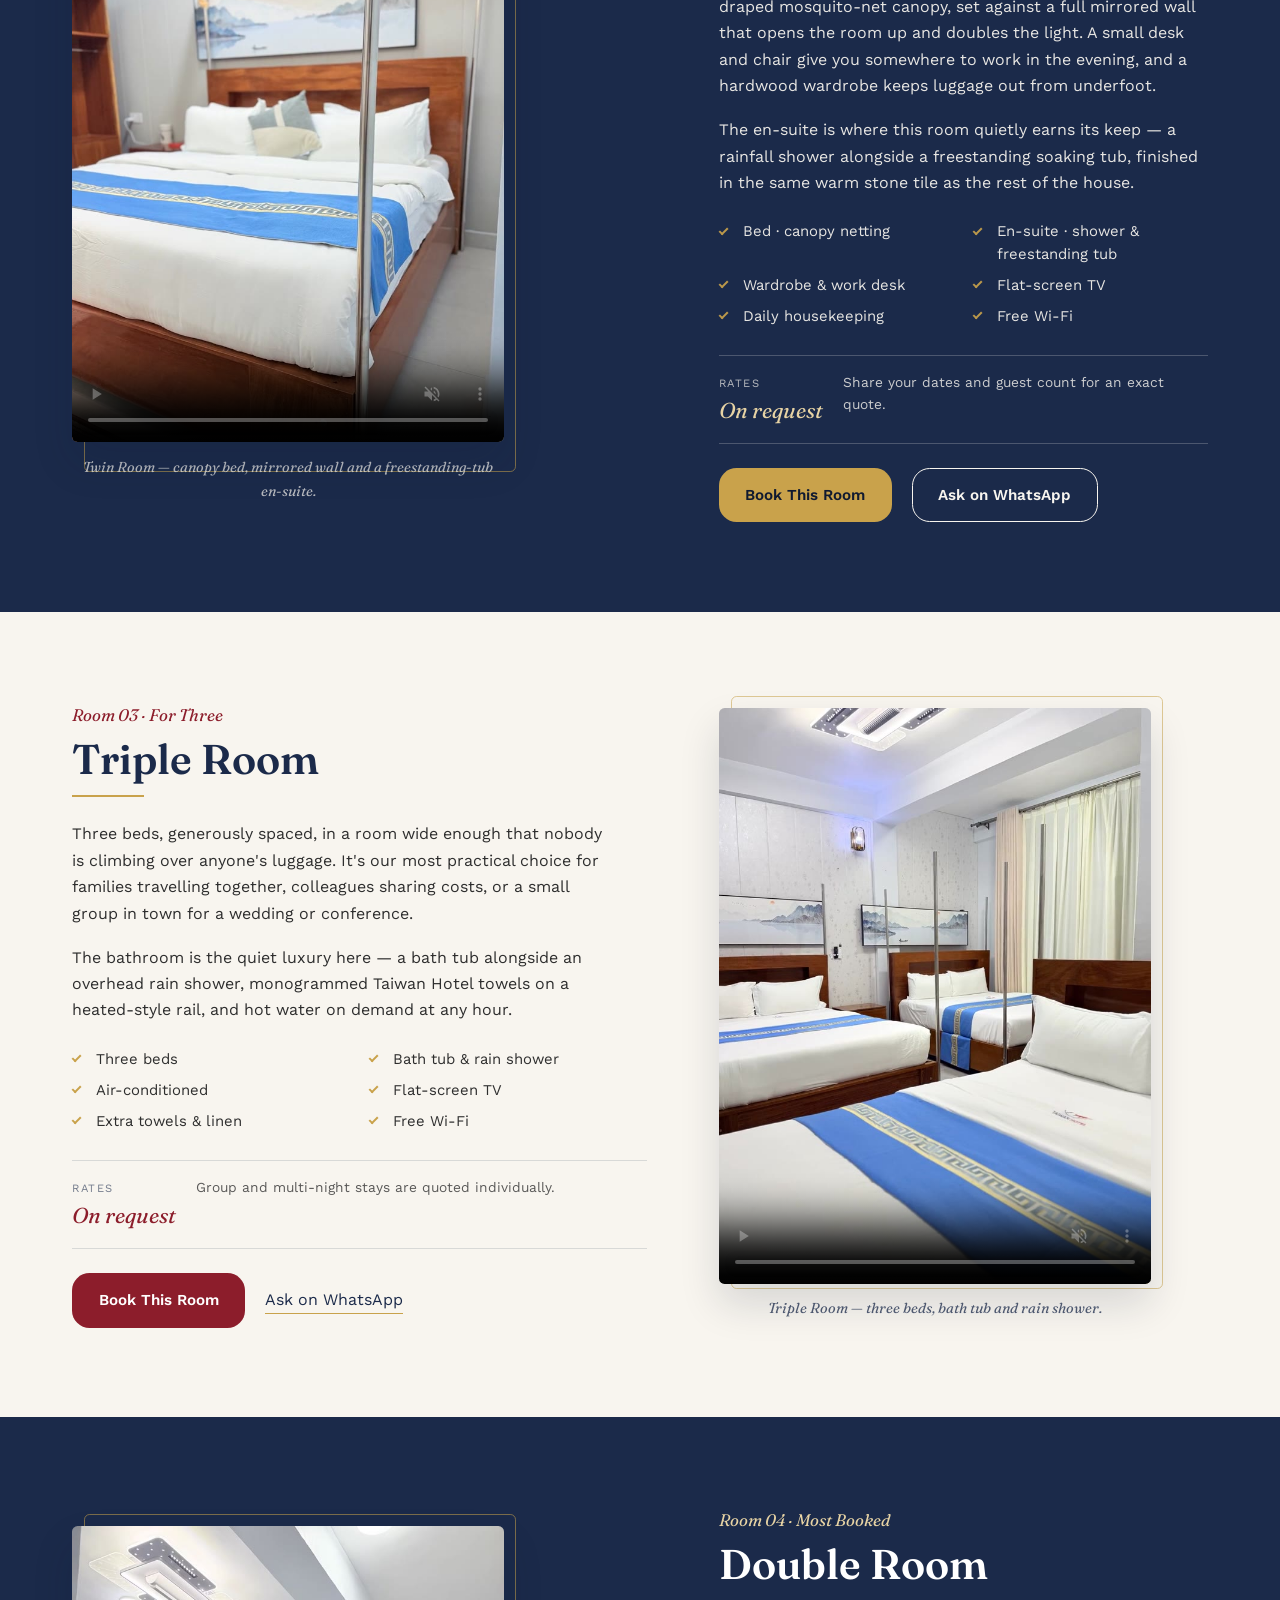
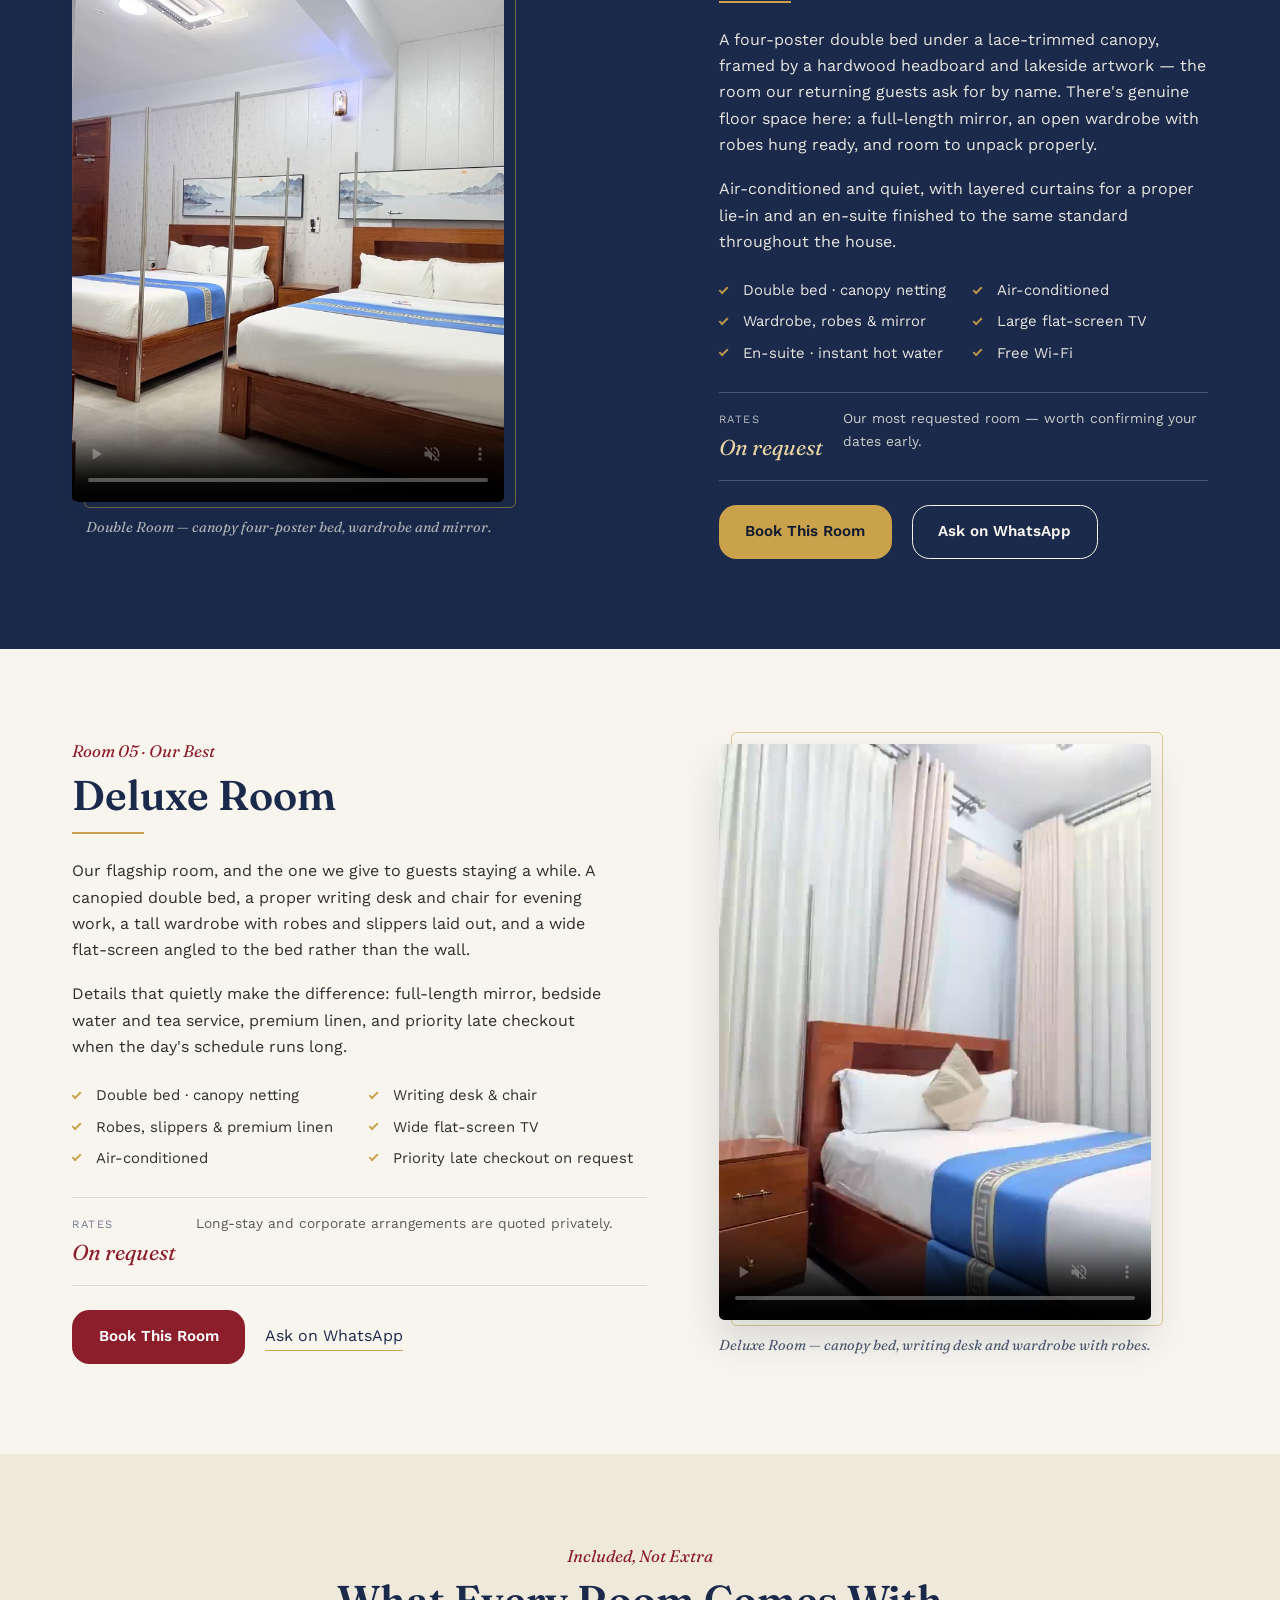
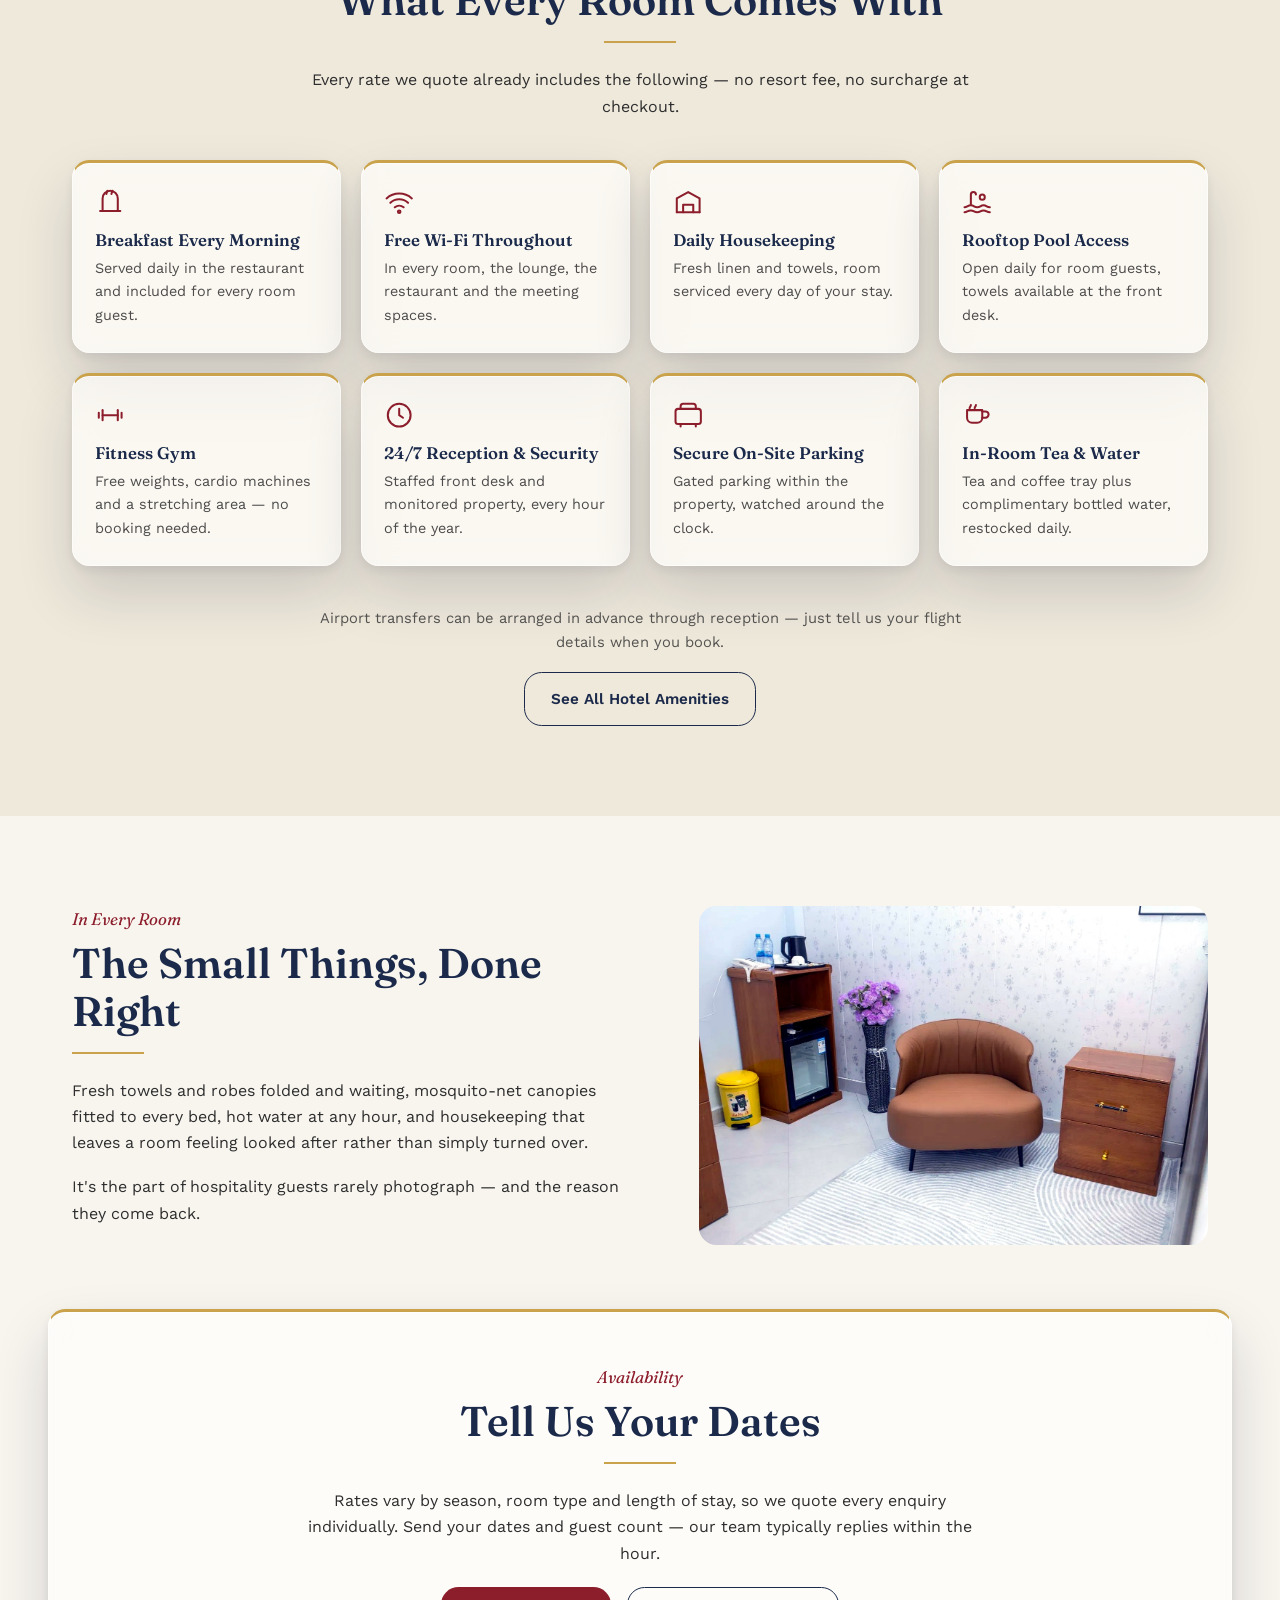
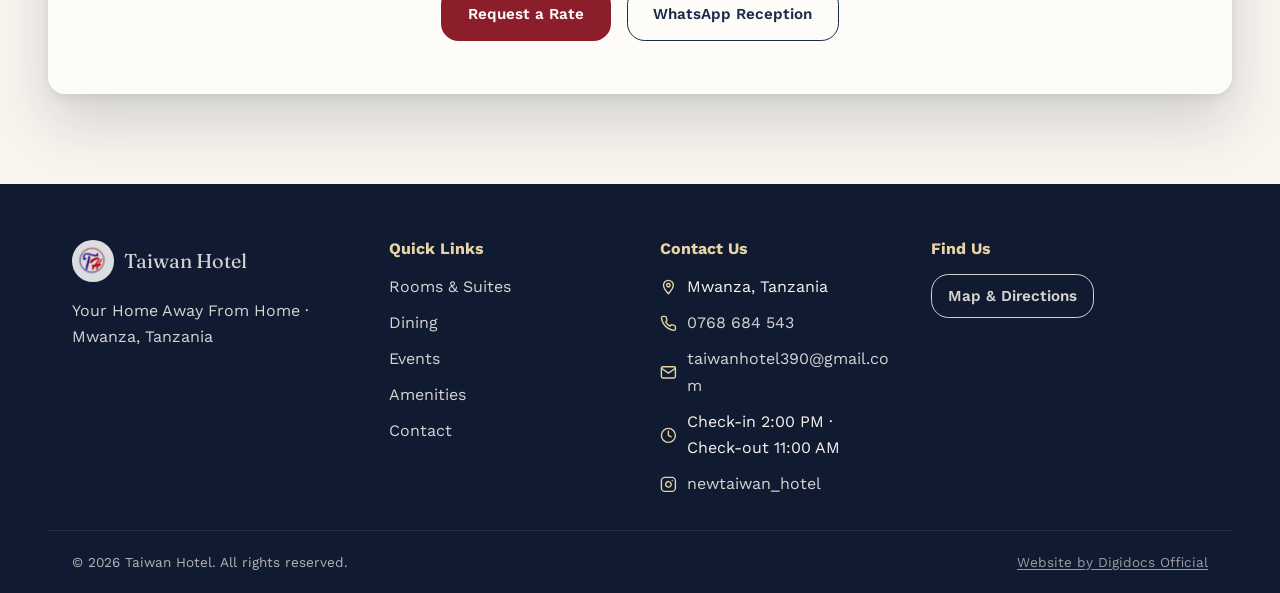
<file: rooms.html>
<!doctype html>
<html lang="en">
<head>
<meta charset="UTF-8">
<meta name="viewport" content="width=device-width, initial-scale=1.0">
<title>Rooms &amp; Suites | Taiwan Hotel Mwanza</title>
<meta name="description" content="Tour our Single, Twin, Triple, Double and Deluxe rooms at Taiwan Hotel Mwanza &mdash; en-suite bathrooms, flat-screen TVs and free Wi-Fi throughout.">
<link rel="canonical" href="https://taiwanhotel.co.tz/rooms.html">
<meta property="og:title" content="Rooms &amp; Suites | Taiwan Hotel Mwanza">
<meta property="og:description" content="Five room types at Taiwan Hotel Mwanza &mdash; Single, Twin, Triple, Double and Deluxe. Watch the room tours and request your rate.">
<meta property="og:image" content="https://taiwanhotel.co.tz/og-rooms.jpg">
<meta property="og:image:width" content="1200">
<meta property="og:image:height" content="630">
<meta property="og:image:alt" content="Taiwan Hotel Mwanza — Rooms &amp; Suites">
<meta property="og:type" content="website">
<meta property="og:url" content="https://taiwanhotel.co.tz/rooms.html">
<meta property="og:site_name" content="Taiwan Hotel Mwanza">
<meta property="og:locale" content="en_TZ">
<meta name="twitter:card" content="summary_large_image">
<meta name="twitter:title" content="Rooms &amp; Suites | Taiwan Hotel Mwanza">
<meta name="twitter:description" content="Single, Twin, Triple, Double and Deluxe rooms at Taiwan Hotel Mwanza, with en-suite bathrooms and free Wi-Fi.">
<meta name="twitter:image" content="https://taiwanhotel.co.tz/og-rooms.jpg">
<meta name="robots" content="index, follow">
<meta name="author" content="Taiwan Hotel Mwanza">
<meta name="theme-color" content="#1B2A4A">
<link rel="icon" href="/favicon.ico" sizes="any">
<link rel="icon" type="image/png" sizes="16x16" href="/favicon-16x16.png">
<link rel="icon" type="image/png" sizes="32x32" href="/favicon-32x32.png">
<link rel="icon" type="image/png" sizes="48x48" href="/favicon-48x48.png">
<link rel="apple-touch-icon" sizes="180x180" href="/apple-touch-icon.png">
<link rel="manifest" href="/site.webmanifest">
<link rel="preconnect" href="https://fonts.googleapis.com">
<link rel="preconnect" href="https://fonts.gstatic.com" crossorigin>
<link href="https://fonts.googleapis.com/css2?family=Fraunces:ital,wght@0,400;0,500;0,600;1,500&family=Work+Sans:wght@400;500;600;700&display=swap" rel="stylesheet">
<link rel="stylesheet" href="/style.css">
<script type="application/ld+json">
{
  "@context": "https://schema.org",
  "@type": "ItemList",
  "name": "Taiwan Hotel Mwanza rooms and suites",
  "url": "https://taiwanhotel.co.tz/rooms.html",
  "numberOfItems": 5,
  "itemListElement": [
    { "@type": "ListItem", "position": 1, "item": { "@type": "HotelRoom", "name": "Single Room", "url": "https://taiwanhotel.co.tz/rooms.html#single-room", "bed": { "@type": "BedDetails", "numberOfBeds": 1, "typeOfBed": "Double" }, "occupancy": { "@type": "QuantitativeValue", "maxValue": 1 } } },
    { "@type": "ListItem", "position": 2, "item": { "@type": "HotelRoom", "name": "Twin Room", "url": "https://taiwanhotel.co.tz/rooms.html#twin-room", "bed": { "@type": "BedDetails", "numberOfBeds": 1 }, "occupancy": { "@type": "QuantitativeValue", "maxValue": 2 } } },
    { "@type": "ListItem", "position": 3, "item": { "@type": "HotelRoom", "name": "Triple Room", "url": "https://taiwanhotel.co.tz/rooms.html#triple-room", "bed": { "@type": "BedDetails", "numberOfBeds": 3 }, "occupancy": { "@type": "QuantitativeValue", "maxValue": 3 } } },
    { "@type": "ListItem", "position": 4, "item": { "@type": "HotelRoom", "name": "Double Room", "url": "https://taiwanhotel.co.tz/rooms.html#double-room", "bed": { "@type": "BedDetails", "numberOfBeds": 1, "typeOfBed": "Double" }, "occupancy": { "@type": "QuantitativeValue", "maxValue": 2 } } },
    { "@type": "ListItem", "position": 5, "item": { "@type": "HotelRoom", "name": "Deluxe Room", "url": "https://taiwanhotel.co.tz/rooms.html#deluxe-room", "bed": { "@type": "BedDetails", "numberOfBeds": 1, "typeOfBed": "Double" }, "occupancy": { "@type": "QuantitativeValue", "maxValue": 2 } } }
  ]
}
</script>
<script type="application/ld+json">
{
  "@context": "https://schema.org",
  "@type": "BreadcrumbList",
  "itemListElement": [
    { "@type": "ListItem", "position": 1, "name": "Home", "item": "https://taiwanhotel.co.tz/" },
    { "@type": "ListItem", "position": 2, "name": "Rooms", "item": "https://taiwanhotel.co.tz/rooms.html" }
  ]
}
</script>
</head>
<body>
<a class="skip-link" href="#main">Skip to content</a>

<header class="site-header">
  <div class="container header-inner">
    <a class="brand" href="/index.html">
      <img src="/taiwan-hotel-logo.png" alt="Taiwan Hotel logo" width="96" height="96">
      <span>Taiwan Hotel</span>
    </a>
    <nav aria-label="Primary">
      <ul class="nav-links">
        <li><a href="/index.html" data-i18n="nav_home">Home</a></li>
        <li><a href="/rooms.html" aria-current="page" data-i18n="nav_rooms">Rooms</a></li>
        <li><a href="/dining.html" data-i18n="nav_dining">Dining</a></li>
        <li><a href="/events.html" data-i18n="nav_events">Events</a></li>
        <li><a href="/amenities.html" data-i18n="nav_amenities">Amenities</a></li>
        <li><a href="/contact.html" data-i18n="nav_contact">Contact</a></li>
      </ul>
    </nav>
    <div class="nav-actions">
      <button class="lang-toggle" type="button" aria-label="Change language">EN / SW</button>
      <a class="btn btn-gold" href="/contact.html?topic=Room%20Booking" data-i18n="nav_book">Book Now</a>
      <a class="btn-otas header-otas" href="https://www.booking.com/hotel/tz/the-new-taiwan.html?aid=304142&amp;label=gen173nr-10CAQoggJCGnNlYXJjaF90YWl3YW4gaG90ZWwgbXdhbnphSDNYBGjoAYgBAZgBM7gBF8gBD9gBA-gBAfgBAYgCAagCAbgC09z01AbAAgHSAiQ4ZjA3MjY0NC0xMjNiLTRiZWUtOWI3YS0xYTAyODEzZjVhOWLYAgHgAgE" target="_blank" rel="noopener noreferrer" data-i18n="nav_book_otas">Book on Booking.com</a>
      <button class="nav-toggle" aria-label="Open menu" aria-expanded="false"><span></span><span></span><span></span></button>
    </div>
  </div>
  <div class="mobile-panel">
    <a href="/index.html" data-i18n="nav_home">Home</a>
    <a href="/rooms.html" data-i18n="nav_rooms">Rooms</a>
    <a href="/dining.html" data-i18n="nav_dining">Dining</a>
    <a href="/events.html" data-i18n="nav_events">Events</a>
    <a href="/amenities.html" data-i18n="nav_amenities">Amenities</a>
    <a href="/contact.html" data-i18n="nav_contact">Contact</a>
    <div class="mobile-cta-row">
      <a class="btn btn-gold" href="/contact.html?topic=Room%20Booking" data-i18n="nav_book">Book Now</a>
      <a class="btn btn-outline" href="https://wa.me/255768684543" target="_blank" rel="noopener">WhatsApp</a>
    </div>
    <div class="otas-mobile-row">
      <a href="https://www.booking.com/hotel/tz/the-new-taiwan.html?aid=304142&amp;label=gen173nr-10CAQoggJCGnNlYXJjaF90YWl3YW4gaG90ZWwgbXdhbnphSDNYBGjoAYgBAZgBM7gBF8gBD9gBA-gBAfgBAYgCAagCAbgC09z01AbAAgHSAiQ4ZjA3MjY0NC0xMjNiLTRiZWUtOWI3YS0xYTAyODEzZjVhOWLYAgHgAgE" target="_blank" rel="noopener noreferrer" data-i18n="nav_book_otas">Book on Booking.com</a>
    </div>
  </div>
</header>

<main id="main">
  <section class="page-banner">
    <div class="container">
      <div class="breadcrumb"><a href="/index.html" data-i18n="nav_home">Home</a> / <span data-i18n="nav_rooms">Rooms</span></div>
      <span class="eyebrow" style="color:var(--gold-soft)" data-i18n="rooms_eyebrow">Rooms &amp; Suites</span>
      <h1 data-i18n="rooms_title">Rest Easy, In Style</h1>
      <p class="lede" style="color:var(--ivory)" data-i18n="rooms_lede">Five room types, each finished to the same standard &mdash; en-suite bathroom, instant hot water, flat-screen TV and free Wi-Fi throughout. Take the tour below.</p>
      <div class="room-jump" role="navigation" aria-label="Jump to a room type">
        <a href="#single-room">Single</a>
        <a href="#twin-room">Twin</a>
        <a href="#triple-room">Triple</a>
        <a href="#double-room">Double</a>
        <a href="#deluxe-room">Deluxe</a>
      </div>
    </div>
  </section>

  <!-- SINGLE -->
  <section id="single-room" class="room-showcase">
    <div class="container split">
      <div class="room-copy">
        <span class="eyebrow" data-i18n="single_eyebrow">Room 01 &middot; For One</span>
        <h2>Single Room</h2>
        <hr class="divider">
        <p data-i18n="single_p1">Compact, calm and considered &mdash; our Single is built around one comfortable double bed dressed in crisp white linen. A wall-mounted flat-screen faces the bed, and a timber bedside console holds the tea and coffee tray, a direct-dial room phone and complimentary bottled water.</p>
        <p data-i18n="single_p2">The en-suite is finished floor-to-ceiling in tile, with an instant hot-water shower and fresh towels every day. Layered blackout and sheer curtains let you decide how early the morning starts.</p>
        <ul class="spec-list">
          <li data-i18n="single_spec1">One double bed</li>
          <li data-i18n="ensuite_hotwater_spec">En-suite &middot; instant hot water</li>
          <li data-i18n="tv_spec">Flat-screen TV</li>
          <li data-i18n="single_spec4">Tea &amp; coffee tray</li>
          <li data-i18n="single_spec5">Room telephone</li>
          <li data-i18n="wifi_spec">Free Wi-Fi</li>
        </ul>
        <div class="rate-line">
          <div>
            <span class="rate-label" data-i18n="rooms_rate_label">Rates</span>
            <span class="rate-value" data-i18n="rooms_rate_value">On request</span>
          </div>
          <p class="rate-note" data-i18n="single_rate_note">Send us your dates and we'll quote you directly &mdash; usually within the hour.</p>
        </div>
        <div class="room-actions">
          <a class="btn btn-primary" href="/contact.html?topic=Room%20Booking&amp;room=Single%20Room" data-i18n="btn_book_room">Book This Room</a>
          <a class="btn-ghost" href="https://wa.me/255768684543?text=Hello%20Taiwan%20Hotel%2C%20I%27d%20like%20a%20rate%20for%20the%20Single%20Room." target="_blank" rel="noopener" data-i18n="btn_ask_whatsapp">Ask on WhatsApp</a>
        </div>
      </div>
      <figure class="room-media">
        <video class="room-video" muted loop playsinline preload="none"
               poster="/room-single-poster.jpg"
               data-lazy-src="/room-single.mp4"
               aria-label="Video tour of the Single Room at Taiwan Hotel Mwanza"></video>
        <span class="media-badge" data-i18n="media_badge_tour">Room tour</span>
        <figcaption>Single Room &mdash; <span data-i18n="single_figcaption">one double bed, en-suite and work-ready console.</span></figcaption>
      </figure>
    </div>
  </section>

  <!-- TWIN -->
  <section id="twin-room" class="room-showcase bg-navy">
    <div class="container split reverse">
      <div class="room-copy">
        <span class="eyebrow" style="color:var(--gold-soft)" data-i18n="twin_eyebrow">Room 02 &middot; For Two</span>
        <h2>Twin Room</h2>
        <hr class="divider">
        <p style="color:var(--ivory);opacity:0.92" data-i18n="twin_p1">A generously sized bed dressed in crisp linen beneath a draped mosquito-net canopy, set against a full mirrored wall that opens the room up and doubles the light. A small desk and chair give you somewhere to work in the evening, and a hardwood wardrobe keeps luggage out from underfoot.</p>
        <p style="color:var(--ivory);opacity:0.92" data-i18n="twin_p2">The en-suite is where this room quietly earns its keep &mdash; a rainfall shower alongside a freestanding soaking tub, finished in the same warm stone tile as the rest of the house.</p>
        <ul class="spec-list on-navy">
          <li data-i18n="twin_spec1">Bed &middot; canopy netting</li>
          <li data-i18n="twin_spec2">En-suite &middot; shower &amp; freestanding tub</li>
          <li data-i18n="twin_spec3">Wardrobe &amp; work desk</li>
          <li data-i18n="tv_spec">Flat-screen TV</li>
          <li data-i18n="housekeeping_spec">Daily housekeeping</li>
          <li data-i18n="wifi_spec">Free Wi-Fi</li>
        </ul>
        <div class="rate-line on-navy">
          <div>
            <span class="rate-label" data-i18n="rooms_rate_label">Rates</span>
            <span class="rate-value" data-i18n="rooms_rate_value">On request</span>
          </div>
          <p class="rate-note" data-i18n="twin_rate_note">Share your dates and guest count for an exact quote.</p>
        </div>
        <div class="room-actions">
          <a class="btn btn-gold" href="/contact.html?topic=Room%20Booking&amp;room=Twin%20Room" data-i18n="btn_book_room">Book This Room</a>
          <a class="btn btn-outline" href="https://wa.me/255768684543?text=Hello%20Taiwan%20Hotel%2C%20I%27d%20like%20a%20rate%20for%20the%20Twin%20Room." target="_blank" rel="noopener" data-i18n="btn_ask_whatsapp">Ask on WhatsApp</a>
        </div>
      </div>
      <figure class="room-media">
        <video class="room-video" muted loop playsinline preload="none"
               poster="/room-twin-poster.jpg"
               data-lazy-src="/room-twin.mp4"
               aria-label="Video tour of the Twin Room at Taiwan Hotel Mwanza"></video>
        <span class="media-badge" data-i18n="media_badge_tour">Room tour</span>
        <figcaption>Twin Room &mdash; <span data-i18n="twin_figcaption">canopy bed, mirrored wall and a freestanding-tub en-suite.</span></figcaption>
      </figure>
    </div>
  </section>

  <!-- TRIPLE -->
  <section id="triple-room" class="room-showcase">
    <div class="container split">
      <div class="room-copy">
        <span class="eyebrow" data-i18n="triple_eyebrow">Room 03 &middot; For Three</span>
        <h2>Triple Room</h2>
        <hr class="divider">
        <p data-i18n="triple_p1">Three beds, generously spaced, in a room wide enough that nobody is climbing over anyone's luggage. It's our most practical choice for families travelling together, colleagues sharing costs, or a small group in town for a wedding or conference.</p>
        <p data-i18n="triple_p2">The bathroom is the quiet luxury here &mdash; a bath tub alongside an overhead rain shower, monogrammed Taiwan Hotel towels on a heated-style rail, and hot water on demand at any hour.</p>
        <ul class="spec-list">
          <li data-i18n="triple_spec1">Three beds</li>
          <li data-i18n="triple_spec2">Bath tub &amp; rain shower</li>
          <li data-i18n="ac_spec">Air-conditioned</li>
          <li data-i18n="tv_spec">Flat-screen TV</li>
          <li data-i18n="triple_spec5">Extra towels &amp; linen</li>
          <li data-i18n="wifi_spec">Free Wi-Fi</li>
        </ul>
        <div class="rate-line">
          <div>
            <span class="rate-label" data-i18n="rooms_rate_label">Rates</span>
            <span class="rate-value" data-i18n="rooms_rate_value">On request</span>
          </div>
          <p class="rate-note" data-i18n="triple_rate_note">Group and multi-night stays are quoted individually.</p>
        </div>
        <div class="room-actions">
          <a class="btn btn-primary" href="/contact.html?topic=Room%20Booking&amp;room=Triple%20Room" data-i18n="btn_book_room">Book This Room</a>
          <a class="btn-ghost" href="https://wa.me/255768684543?text=Hello%20Taiwan%20Hotel%2C%20I%27d%20like%20a%20rate%20for%20the%20Triple%20Room." target="_blank" rel="noopener" data-i18n="btn_ask_whatsapp">Ask on WhatsApp</a>
        </div>
      </div>
      <figure class="room-media">
        <video class="room-video" muted loop playsinline preload="none"
               poster="/room-triple-poster.jpg"
               data-lazy-src="/room-triple.mp4"
               aria-label="Video tour of the Triple Room at Taiwan Hotel Mwanza"></video>
        <span class="media-badge" data-i18n="media_badge_tour">Room tour</span>
        <figcaption>Triple Room &mdash; <span data-i18n="triple_figcaption">three beds, bath tub and rain shower.</span></figcaption>
      </figure>
    </div>
  </section>

  <!-- DOUBLE -->
  <section id="double-room" class="room-showcase bg-navy">
    <div class="container split reverse">
      <div class="room-copy">
        <span class="eyebrow" style="color:var(--gold-soft)" data-i18n="double_eyebrow">Room 04 &middot; Most Booked</span>
        <h2>Double Room</h2>
        <hr class="divider">
        <p style="color:var(--ivory);opacity:0.92" data-i18n="double_p1">A four-poster double bed under a lace-trimmed canopy, framed by a hardwood headboard and lakeside artwork &mdash; the room our returning guests ask for by name. There's genuine floor space here: a full-length mirror, an open wardrobe with robes hung ready, and room to unpack properly.</p>
        <p style="color:var(--ivory);opacity:0.92" data-i18n="double_p2">Air-conditioned and quiet, with layered curtains for a proper lie-in and an en-suite finished to the same standard throughout the house.</p>
        <ul class="spec-list on-navy">
          <li data-i18n="double_canopy_spec">Double bed &middot; canopy netting</li>
          <li data-i18n="ac_spec">Air-conditioned</li>
          <li data-i18n="double_spec3">Wardrobe, robes &amp; mirror</li>
          <li data-i18n="double_spec4">Large flat-screen TV</li>
          <li data-i18n="ensuite_hotwater_spec">En-suite &middot; instant hot water</li>
          <li data-i18n="wifi_spec">Free Wi-Fi</li>
        </ul>
        <div class="rate-line on-navy">
          <div>
            <span class="rate-label" data-i18n="rooms_rate_label">Rates</span>
            <span class="rate-value" data-i18n="rooms_rate_value">On request</span>
          </div>
          <p class="rate-note" data-i18n="double_rate_note">Our most requested room &mdash; worth confirming your dates early.</p>
        </div>
        <div class="room-actions">
          <a class="btn btn-gold" href="/contact.html?topic=Room%20Booking&amp;room=Double%20Room" data-i18n="btn_book_room">Book This Room</a>
          <a class="btn btn-outline" href="https://wa.me/255768684543?text=Hello%20Taiwan%20Hotel%2C%20I%27d%20like%20a%20rate%20for%20the%20Double%20Room." target="_blank" rel="noopener" data-i18n="btn_ask_whatsapp">Ask on WhatsApp</a>
        </div>
      </div>
      <figure class="room-media">
        <video class="room-video" muted loop playsinline preload="none"
               poster="/room-double-poster.jpg"
               data-lazy-src="/room-double.mp4"
               aria-label="Video tour of the Double Room at Taiwan Hotel Mwanza"></video>
        <span class="media-badge" data-i18n="media_badge_tour">Room tour</span>
        <figcaption>Double Room &mdash; <span data-i18n="double_figcaption">canopy four-poster bed, wardrobe and mirror.</span></figcaption>
      </figure>
    </div>
  </section>

  <!-- DELUXE -->
  <section id="deluxe-room" class="room-showcase">
    <div class="container split">
      <div class="room-copy">
        <span class="eyebrow" data-i18n="deluxe_eyebrow">Room 05 &middot; Our Best</span>
        <h2>Deluxe Room</h2>
        <hr class="divider">
        <p data-i18n="deluxe_p1">Our flagship room, and the one we give to guests staying a while. A canopied double bed, a proper writing desk and chair for evening work, a tall wardrobe with robes and slippers laid out, and a wide flat-screen angled to the bed rather than the wall.</p>
        <p data-i18n="deluxe_p2">Details that quietly make the difference: full-length mirror, bedside water and tea service, premium linen, and priority late checkout when the day's schedule runs long.</p>
        <ul class="spec-list">
          <li data-i18n="double_canopy_spec">Double bed &middot; canopy netting</li>
          <li data-i18n="deluxe_spec2">Writing desk &amp; chair</li>
          <li data-i18n="deluxe_spec3">Robes, slippers &amp; premium linen</li>
          <li data-i18n="deluxe_spec4">Wide flat-screen TV</li>
          <li data-i18n="ac_spec">Air-conditioned</li>
          <li data-i18n="deluxe_spec6">Priority late checkout on request</li>
        </ul>
        <div class="rate-line">
          <div>
            <span class="rate-label" data-i18n="rooms_rate_label">Rates</span>
            <span class="rate-value" data-i18n="rooms_rate_value">On request</span>
          </div>
          <p class="rate-note" data-i18n="deluxe_rate_note">Long-stay and corporate arrangements are quoted privately.</p>
        </div>
        <div class="room-actions">
          <a class="btn btn-primary" href="/contact.html?topic=Room%20Booking&amp;room=Deluxe%20Room" data-i18n="btn_book_room">Book This Room</a>
          <a class="btn-ghost" href="https://wa.me/255768684543?text=Hello%20Taiwan%20Hotel%2C%20I%27d%20like%20a%20rate%20for%20the%20Deluxe%20Room." target="_blank" rel="noopener" data-i18n="btn_ask_whatsapp">Ask on WhatsApp</a>
        </div>
      </div>
      <figure class="room-media">
        <video class="room-video" muted loop playsinline preload="none"
               poster="/room-deluxe-poster.jpg"
               data-lazy-src="/room-deluxe.mp4"
               aria-label="Video tour of the Deluxe Room at Taiwan Hotel Mwanza"></video>
        <span class="media-badge" data-i18n="media_badge_tour">Room tour</span>
        <figcaption>Deluxe Room &mdash; <span data-i18n="deluxe_figcaption">canopy bed, writing desk and wardrobe with robes.</span></figcaption>
      </figure>
    </div>
  </section>

  <!-- INCLUDED -->
  <section class="bg-ivory-deep">
    <div class="container center">
      <span class="eyebrow" data-i18n="included_eyebrow">Included, Not Extra</span>
      <h2 data-i18n="included_title">What Every Room Comes With</h2>
      <hr class="divider">
      <p class="center" data-i18n="included_lede">Every rate we quote already includes the following &mdash; no resort fee, no surcharge at checkout.</p>
    </div>
    <div class="container included-grid" style="margin-top:2.5rem">
      <div class="included-item">
        <svg class="icon-lg" viewBox="0 0 24 24" aria-hidden="true"><path d="M4 19h16"/><path d="M6 19V9a6 6 0 0 1 12 0v10"/><path d="M9 5.5c0-1 .8-1.5.8-2.5"/><path d="M13 5.5c0-1 .8-1.5.8-2.5"/></svg>
        <h3 data-i18n="inc1_title">Breakfast Every Morning</h3>
        <p data-i18n="inc1_desc">Served daily in the restaurant and included for every room guest.</p>
      </div>
      <div class="included-item">
        <svg class="icon-lg" viewBox="0 0 24 24" aria-hidden="true"><path d="M5 12.5a10 10 0 0 1 14 0"/><path d="M8.5 16a5.5 5.5 0 0 1 7 0"/><path d="M2 9a15 15 0 0 1 20 0"/><circle cx="12" cy="19.5" r="1"/></svg>
        <h3 data-i18n="inc2_title">Free Wi-Fi Throughout</h3>
        <p data-i18n="inc2_desc">In every room, the lounge, the restaurant and the meeting spaces.</p>
      </div>
      <div class="included-item">
        <svg class="icon-lg" viewBox="0 0 24 24" aria-hidden="true"><path d="M3 20V9l9-5 9 5v11"/><path d="M3 20h18"/><path d="M8 20v-6h8v6"/></svg>
        <h3 data-i18n="inc3_title">Daily Housekeeping</h3>
        <p data-i18n="inc3_desc">Fresh linen and towels, room serviced every day of your stay.</p>
      </div>
      <div class="included-item">
        <svg class="icon-lg" viewBox="0 0 24 24" aria-hidden="true"><path d="M2 16c2 0 2.5-1.5 5-1.5S9.5 16 12 16s2.5-1.5 5-1.5S19.5 16 22 16"/><path d="M2 20c2 0 2.5-1.5 5-1.5S9.5 20 12 20s2.5-1.5 5-1.5S19.5 20 22 20"/><path d="M7 14V6a2 2 0 0 1 4 0"/><circle cx="16" cy="8" r="2"/></svg>
        <h3 data-i18n="inc4_title">Rooftop Pool Access</h3>
        <p data-i18n="inc4_desc">Open daily for room guests, towels available at the front desk.</p>
      </div>
      <div class="included-item">
        <svg class="icon-lg" viewBox="0 0 24 24" aria-hidden="true"><path d="M6 8v8"/><path d="M18 8v8"/><path d="M3 10v4"/><path d="M21 10v4"/><path d="M6 12h12"/></svg>
        <h3 data-i18n="inc5_title">Fitness Gym</h3>
        <p data-i18n="inc5_desc">Free weights, cardio machines and a stretching area &mdash; no booking needed.</p>
      </div>
      <div class="included-item">
        <svg class="icon-lg" viewBox="0 0 24 24" aria-hidden="true"><circle cx="12" cy="12" r="9"/><path d="M12 7v5l3 2"/></svg>
        <h3 data-i18n="inc6_title">24/7 Reception &amp; Security</h3>
        <p data-i18n="inc6_desc">Staffed front desk and monitored property, every hour of the year.</p>
      </div>
      <div class="included-item">
        <svg class="icon-lg" viewBox="0 0 24 24" aria-hidden="true"><rect x="2" y="7" width="20" height="12" rx="2"/><path d="M6 7V5a2 2 0 0 1 2-2h8a2 2 0 0 1 2 2v2"/><path d="M6 19v2"/><path d="M18 19v2"/></svg>
        <h3 data-i18n="inc7_title">Secure On-Site Parking</h3>
        <p data-i18n="inc7_desc">Gated parking within the property, watched around the clock.</p>
      </div>
      <div class="included-item">
        <svg class="icon-lg" viewBox="0 0 24 24" aria-hidden="true"><path d="M4 8h12v6a4 4 0 0 1-4 4H8a4 4 0 0 1-4-4V8z"/><path d="M16 9h2.5a2.5 2.5 0 0 1 0 5H16"/><path d="M7 4c0 1-1 1.5-1 2.5"/><path d="M11 4c0 1-1 1.5-1 2.5"/></svg>
        <h3 data-i18n="inc8_title">In-Room Tea &amp; Water</h3>
        <p data-i18n="inc8_desc">Tea and coffee tray plus complimentary bottled water, restocked daily.</p>
      </div>
    </div>
    <div class="container center" style="margin-top:2.5rem">
      <p class="center" style="font-size:0.92rem;opacity:0.8" data-i18n="included_footnote">Airport transfers can be arranged in advance through reception &mdash; just tell us your flight details when you book.</p>
      <a class="btn btn-outline-navy" href="/amenities.html" data-i18n="btn_see_amenities">See All Hotel Amenities</a>
    </div>
  </section>

  <!-- IN EVERY ROOM / CTA -->
  <section>
    <div class="container split">
      <div>
        <span class="eyebrow" data-i18n="inevery_eyebrow">In Every Room</span>
        <h2 data-i18n="inevery_title">The Small Things, Done Right</h2>
        <hr class="divider">
        <p data-i18n="inevery_p1">Fresh towels and robes folded and waiting, mosquito-net canopies fitted to every bed, hot water at any hour, and housekeeping that leaves a room feeling looked after rather than simply turned over.</p>
        <p data-i18n="inevery_p2">It's the part of hospitality guests rarely photograph &mdash; and the reason they come back.</p>
      </div>
      <figure><img src="/hotel-taiwan-mwanza-room-minibar-corner.jpg" alt="In-room armchair, minibar fridge and tea and coffee tray at Taiwan Hotel Mwanza" loading="lazy" width="1400" height="933"></figure>
    </div>

    <div class="container center cta-panel" style="margin-top:4rem">
      <span class="eyebrow" data-i18n="cta_avail_eyebrow">Availability</span>
      <h2 data-i18n="cta_avail_title">Tell Us Your Dates</h2>
      <hr class="divider">
      <p class="center" data-i18n="cta_avail_p">Rates vary by season, room type and length of stay, so we quote every enquiry individually. Send your dates and guest count &mdash; our team typically replies within the hour.</p>
      <div class="cta-actions">
        <a class="btn btn-primary" href="/contact.html?topic=Room%20Booking" data-i18n="btn_request_rate">Request a Rate</a>
        <a class="btn btn-outline-navy" href="https://wa.me/255768684543" target="_blank" rel="noopener" data-i18n="btn_whatsapp_reception">WhatsApp Reception</a>
      </div>
    </div>
  </section>
</main>

<a class="whatsapp-fab" href="https://wa.me/255768684543" aria-label="Chat on WhatsApp" target="_blank" rel="noopener">&#128172;</a>

<footer class="site-footer">
  <div class="container footer-grid">
    <div>
      <a class="brand" href="/index.html" style="margin-bottom:1rem">
        <img src="/taiwan-hotel-logo.png" alt="Taiwan Hotel logo" width="96" height="96">
        <span>Taiwan Hotel</span>
      </a>
      <p style="opacity:0.85" data-i18n="footer_tagline">Your Home Away From Home &middot; Mwanza, Tanzania</p>
    </div>
    <div>
      <h3 data-i18n="footer_quicklinks">Quick Links</h3>
      <ul class="footer-list">
        <li><a href="/rooms.html" data-i18n="footer_link_rooms">Rooms &amp; Suites</a></li>
        <li><a href="/dining.html" data-i18n="nav_dining">Dining</a></li>
        <li><a href="/events.html" data-i18n="nav_events">Events</a></li>
        <li><a href="/amenities.html" data-i18n="nav_amenities">Amenities</a></li>
        <li><a href="/contact.html" data-i18n="nav_contact">Contact</a></li>
      </ul>
    </div>
    <div>
      <h3 data-i18n="footer_contact">Contact Us</h3>
      <ul class="footer-list icon-list">
        <li><svg class="icon" viewBox="0 0 24 24"><path d="M12 21s-7-7.5-7-12a7 7 0 0 1 14 0c0 4.5-7 12-7 12z"/><circle cx="12" cy="9" r="2.5"/></svg><span>Mwanza, Tanzania</span></li>
        <li><svg class="icon" viewBox="0 0 24 24"><path d="M22 16.92v3a2 2 0 0 1-2.18 2 19.79 19.79 0 0 1-8.63-3.07 19.5 19.5 0 0 1-6-6 19.79 19.79 0 0 1-3.07-8.67A2 2 0 0 1 4.11 2h3a2 2 0 0 1 2 1.72c.13.96.36 1.9.7 2.81a2 2 0 0 1-.45 2.11L8.09 9.91a16 16 0 0 0 6 6l1.27-1.27a2 2 0 0 1 2.11-.45c.91.34 1.85.57 2.81.7A2 2 0 0 1 22 16.92z"/></svg><a href="tel:+255768684543">0768 684 543</a></li>
        <li><svg class="icon" viewBox="0 0 24 24"><rect x="2" y="4" width="20" height="16" rx="2"/><path d="m22 6-10 7L2 6"/></svg><a href="mailto:taiwanhotel390@gmail.com">taiwanhotel390@gmail.com</a></li>
        <li><svg class="icon" viewBox="0 0 24 24"><circle cx="12" cy="12" r="10"/><path d="M12 6v6l4 2"/></svg><span data-i18n="footer_hours">Check-in 2:00 PM &middot; Check-out 11:00 AM</span></li>
        <li><svg class="icon" viewBox="0 0 24 24"><rect x="2" y="2" width="20" height="20" rx="5"/><path d="M16 11.37A4 4 0 1 1 12.63 8 4 4 0 0 1 16 11.37z"/><line x1="17.5" y1="6.5" x2="17.5" y2="6.5"/></svg><a href="https://www.instagram.com/newtaiwan_hotel" target="_blank" rel="noopener noreferrer">newtaiwan_hotel</a></li>
      </ul>
    </div>
    <div>
      <h3 data-i18n="footer_findus">Find Us</h3>
      <a class="btn btn-outline" style="padding:0.5rem 1rem" href="/contact.html">Map &amp; Directions</a>
    </div>
  </div>
  <div class="container footer-bottom">
    <span>&copy; 2026 Taiwan Hotel. All rights reserved.</span>
    <span><a href="https://digidocsofficial.com" target="_blank" rel="noopener noreferrer">Website by Digidocs Official</a></span>
  </div>
</footer>

<script src="/i18n.js"></script>
<script src="/main.js"></script>
</body>
</html>
</file>
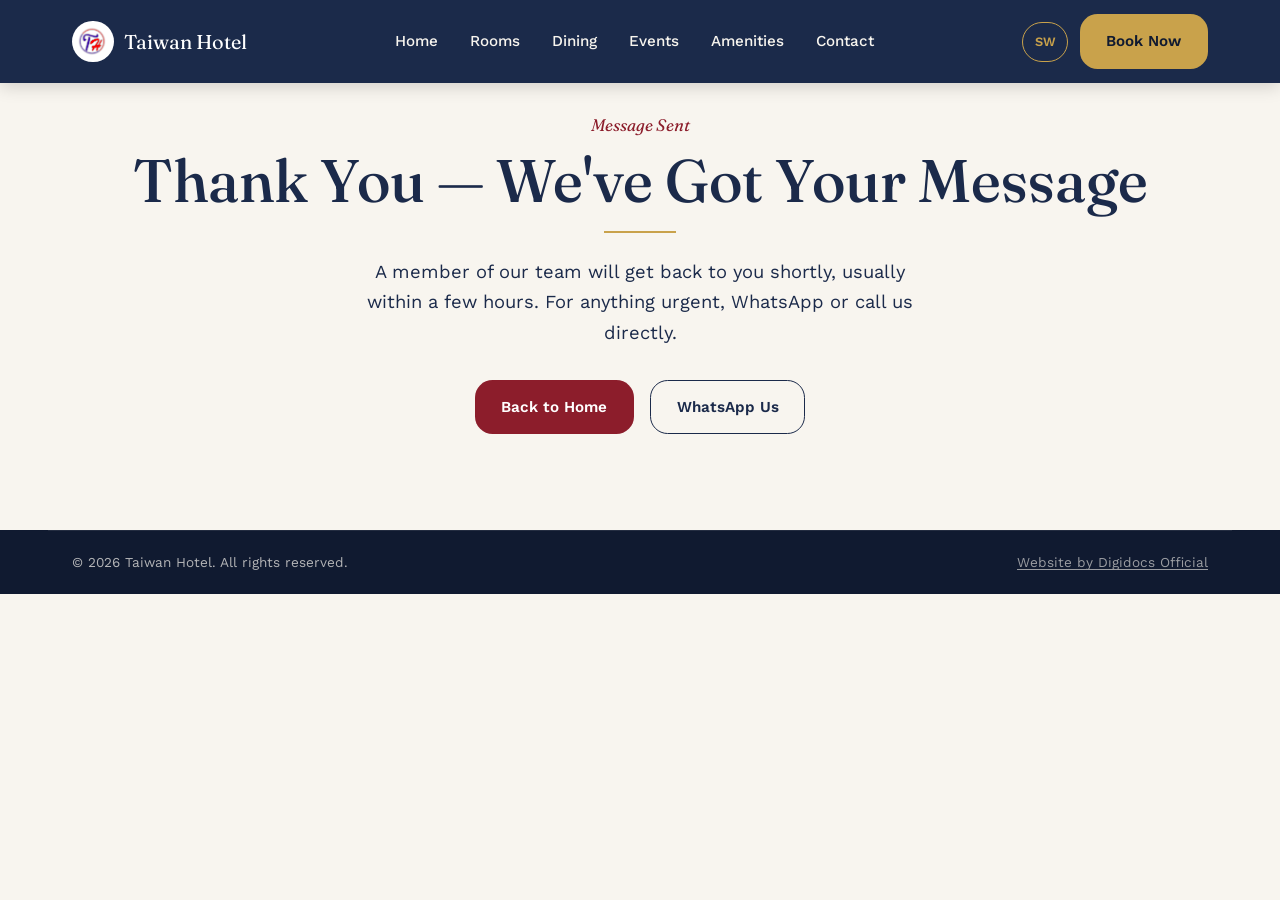
<file: thank-you.html>
<!doctype html>
<html lang="en">
<head>
<meta charset="UTF-8">
<meta name="viewport" content="width=device-width, initial-scale=1.0">
<title>Thank You | Taiwan Hotel Mwanza</title>
<meta name="description" content="Thanks for contacting Taiwan Hotel Mwanza. Our team will get back to you shortly.">
<link rel="canonical" href="https://taiwanhotel.co.tz/thank-you.html">
<meta name="robots" content="noindex, follow">
<meta name="theme-color" content="#1B2A4A">
<link rel="icon" href="/favicon.ico" sizes="any">
<link rel="icon" type="image/png" sizes="16x16" href="/favicon-16x16.png">
<link rel="icon" type="image/png" sizes="32x32" href="/favicon-32x32.png">
<link rel="icon" type="image/png" sizes="48x48" href="/favicon-48x48.png">
<link rel="apple-touch-icon" sizes="180x180" href="/apple-touch-icon.png">
<link rel="manifest" href="/site.webmanifest">
<link rel="preconnect" href="https://fonts.googleapis.com">
<link rel="preconnect" href="https://fonts.gstatic.com" crossorigin>
<link href="https://fonts.googleapis.com/css2?family=Fraunces:ital,wght@0,400;0,500;0,600;1,500&family=Work+Sans:wght@400;500;600;700&display=swap" rel="stylesheet">
<link rel="stylesheet" href="/style.css">
</head>
<body>
<a class="skip-link" href="#main">Skip to content</a>

<header class="site-header">
  <div class="container header-inner">
    <a class="brand" href="/index.html">
      <img src="/taiwan-hotel-logo.png" alt="Taiwan Hotel logo" width="96" height="96">
      <span>Taiwan Hotel</span>
    </a>
    <nav aria-label="Primary">
      <ul class="nav-links">
        <li><a href="/index.html" data-i18n="nav_home">Home</a></li>
        <li><a href="/rooms.html" data-i18n="nav_rooms">Rooms</a></li>
        <li><a href="/dining.html" data-i18n="nav_dining">Dining</a></li>
        <li><a href="/events.html" data-i18n="nav_events">Events</a></li>
        <li><a href="/amenities.html" data-i18n="nav_amenities">Amenities</a></li>
        <li><a href="/contact.html" data-i18n="nav_contact">Contact</a></li>
      </ul>
    </nav>
    <div class="nav-actions">
      <button class="lang-toggle" type="button" aria-label="Change language">EN / SW</button>
      <a class="btn btn-gold" href="/contact.html?topic=Room%20Booking" data-i18n="nav_book">Book Now</a>
      <button class="nav-toggle" aria-label="Open menu" aria-expanded="false"><span></span><span></span><span></span></button>
    </div>
  </div>
  <div class="mobile-panel">
    <a href="/index.html" data-i18n="nav_home">Home</a>
    <a href="/rooms.html" data-i18n="nav_rooms">Rooms</a>
    <a href="/dining.html" data-i18n="nav_dining">Dining</a>
    <a href="/events.html" data-i18n="nav_events">Events</a>
    <a href="/amenities.html" data-i18n="nav_amenities">Amenities</a>
    <a href="/contact.html" data-i18n="nav_contact">Contact</a>
  </div>
</header>

<main id="main">
  <section class="section-tight center" style="padding-block:7rem 6rem">
    <div class="container center">
      <span class="eyebrow" data-i18n="thankyou_eyebrow">Message Sent</span>
      <h1 data-i18n="thankyou_title">Thank You &mdash; We've Got Your Message</h1>
      <hr class="divider">
      <p class="lede" style="max-width:36rem;margin-inline:auto" data-i18n="thankyou_body">A member of our team will get back to you shortly, usually within a few hours. For anything urgent, WhatsApp or call us directly.</p>
      <div class="hero-actions" style="justify-content:center;margin-top:2rem">
        <a class="btn btn-primary" href="/index.html" data-i18n="err404_home">Back to Home</a>
        <a class="btn btn-outline-navy" href="https://wa.me/255768684543" target="_blank" rel="noopener" data-i18n="btn_whatsapp_us">WhatsApp Us</a>
      </div>
    </div>
  </section>
</main>

<footer class="site-footer">
  <div class="container footer-bottom">
    <span>&copy; 2026 Taiwan Hotel. All rights reserved.</span>
    <span><a href="https://digidocsofficial.com" target="_blank" rel="noopener noreferrer">Website by Digidocs Official</a></span>
  </div>
</footer>

<script src="/i18n.js"></script>
<script src="/main.js"></script>
</body>
</html>
</file>
<file: style.css>
/* ==========================================================================
   Taiwan Hotel Mwanza — Design System
   Palette: Navy #1B2A4A · Burgundy #8C1D2B · Gold #C9A24B · Ivory #F8F5EF · Charcoal #2E2E2E
   Type: "Fraunces" (display/serif) + "Work Sans" (body/sans)
   ========================================================================== */

:root {
  --navy: #1B2A4A;
  --navy-deep: #101a30;
  --burgundy: #8C1D2B;
  --burgundy-deep: #6e1622;
  --gold: #C9A24B;
  --gold-soft: #e7d3a4;
  --ivory: #F8F5EF;
  --ivory-deep: #efe9dc;
  --charcoal: #2E2E2E;
  --white: #ffffff;
  --line: rgba(27, 42, 74, 0.14);
  --line-soft: rgba(27, 42, 74, 0.08);
  --shadow: 0 1.25rem 2.5rem rgba(16, 26, 48, 0.14);

  --font-display: "Fraunces", "Iowan Old Style", Georgia, serif;
  --font-body: "Work Sans", "Segoe UI", Helvetica, Arial, sans-serif;

  --container: 74rem;
  --radius: 1.1rem;
  --glass-bg: rgba(255, 255, 255, 0.66);
  --glass-bg-strong: rgba(255, 255, 255, 0.82);
  --glass-border: rgba(255, 255, 255, 0.55);
  --glass-shadow: 0 1.75rem 3.5rem rgba(16, 26, 48, 0.16), 0 0.25rem 0.75rem rgba(16, 26, 48, 0.08), inset 0 1px 0 rgba(255, 255, 255, 0.65);
  --radius-sm: 0.5rem;
}

*, *::before, *::after { box-sizing: border-box; }

html {
  font-size: 100%;
  scroll-behavior: smooth;
}

@media (prefers-reduced-motion: reduce) {
  html { scroll-behavior: auto; }
  *, *::before, *::after {
    animation-duration: 0.001ms !important;
    animation-iteration-count: 1 !important;
    transition-duration: 0.001ms !important;
  }
}

body {
  margin: 0;
  font-family: var(--font-body);
  color: var(--charcoal);
  background: var(--ivory);
  line-height: 1.65;
  font-size: 1rem;
  -webkit-font-smoothing: antialiased;
}

img { max-width: 100%; display: block; }

h1, h2, h3, h4 {
  font-family: var(--font-display);
  color: var(--navy);
  line-height: 1.15;
  margin: 0 0 1rem;
  font-weight: 600;
}

h1 { font-size: clamp(2.25rem, 5vw, 3.75rem); font-weight: 500; }
h2 { font-size: clamp(1.8rem, 3.4vw, 2.6rem); }
h3 { font-size: clamp(1.25rem, 2vw, 1.5rem); }

p { margin: 0 0 1.1rem; max-width: 42rem; }
p.wide { max-width: none; }

a { color: inherit; text-decoration: none; }

.container {
  width: 100%;
  max-width: var(--container);
  margin: 0 auto;
  padding: 0 1.5rem;
}

section { padding: clamp(3rem, 7vw, 6.5rem) 0; }
.section-tight { padding: clamp(2rem, 4vw, 3.5rem) 0; }

.bg-ivory-deep { background: var(--ivory-deep); }
.bg-navy { background: var(--navy); color: var(--ivory); }
.bg-navy h2, .bg-navy h3 { color: var(--white); }
.bg-white { background: var(--white); }

hr.divider {
  border: none;
  height: 2px;
  width: 4.5rem;
  background: var(--gold);
  margin: 0 0 1.5rem;
}
.center .divider { margin-inline: auto; }

.eyebrow {
  font-family: var(--font-display);
  font-style: italic;
  color: var(--burgundy);
  font-size: 1.05rem;
  margin-bottom: 0.4rem;
  display: block;
}

.lede {
  font-size: 1.15rem;
  color: var(--navy);
  max-width: 36rem;
}

.center { text-align: center; margin-inline: auto; }

/* ---------- Buttons ---------- */
.btn {
  display: inline-flex;
  align-items: center;
  gap: 0.5rem;
  font-family: var(--font-body);
  font-weight: 600;
  font-size: 0.95rem;
  padding: 0.85rem 1.6rem;
  border-radius: var(--radius);
  border: 1px solid transparent;
  cursor: pointer;
  min-height: 44px;
  transition: background 0.2s ease, color 0.2s ease, border-color 0.2s ease, transform 0.15s ease;
}
.btn:focus-visible { outline: 3px solid var(--gold); outline-offset: 2px; }

.btn-primary { background: var(--burgundy); color: var(--white); }
.btn-primary:hover { background: var(--burgundy-deep); }

.btn-gold { background: var(--gold); color: var(--navy-deep); }
.btn-gold:hover { background: var(--gold-soft); }

.btn-outline { background: transparent; border-color: currentColor; color: inherit; }
.btn-outline:hover { background: rgba(255,255,255,0.12); }

.btn-outline-navy { background: transparent; border-color: var(--navy); color: var(--navy); }
.btn-outline-navy:hover { background: var(--navy); color: var(--white); }

.btn-ghost { background: transparent; color: var(--navy); padding-inline: 0; min-height: auto; border-bottom: 1px solid var(--gold); border-radius: 0; }
.btn-ghost:hover { color: var(--burgundy); border-color: var(--burgundy); }

/* ---------- Header / Nav ---------- */
.site-header {
  position: fixed;
  top: 0; left: 0; right: 0;
  z-index: 100;
  background: rgba(27, 42, 74, 0.0);
  transition: background 0.3s ease, box-shadow 0.3s ease;
}
.site-header.solid, .site-header:not(.on-hero) {
  background: var(--navy);
  box-shadow: 0 0.25rem 1rem rgba(0,0,0,0.15);
}
.header-inner {
  display: flex;
  align-items: center;
  justify-content: space-between;
  padding-block: 0.9rem;
  gap: 1rem;
}
.brand {
  display: flex;
  align-items: center;
  gap: 0.65rem;
  color: var(--white);
  font-family: var(--font-display);
  font-size: 1.25rem;
}
.brand img { height: 2.6rem; width: auto; background: var(--white); border-radius: 50%; padding: 0.2rem; }

.nav-links {
  display: none;
  align-items: center;
  gap: 2rem;
  list-style: none;
  margin: 0; padding: 0;
}
.nav-links a {
  color: var(--ivory);
  font-size: 0.95rem;
  font-weight: 500;
  padding: 0.4rem 0;
  border-bottom: 2px solid transparent;
}
.nav-links a:hover, .nav-links a[aria-current="page"] { border-color: var(--gold); }

.nav-actions { display: flex; align-items: center; gap: 0.75rem; }

.lang-toggle {
  background: transparent;
  border: 1px solid var(--gold);
  color: var(--gold);
  font-family: var(--font-body);
  font-weight: 600;
  font-size: 0.8rem;
  padding: 0.4rem 0.7rem;
  border-radius: 999px;
  cursor: pointer;
  min-height: 40px;
}
.lang-toggle:hover { background: var(--gold); color: var(--navy-deep); }

.nav-toggle {
  display: inline-flex;
  flex-direction: column;
  justify-content: center;
  gap: 5px;
  width: 44px; height: 44px;
  background: transparent;
  border: 1px solid rgba(255,255,255,0.35);
  border-radius: var(--radius);
  cursor: pointer;
}
.nav-toggle span { display: block; width: 20px; height: 2px; background: var(--white); margin-inline: auto; }

.mobile-panel {
  display: none;
  flex-direction: column;
  gap: 0.25rem;
  background: var(--navy-deep);
  padding: 1rem 1.5rem 1.5rem;
}
.mobile-panel.open { display: flex; }
.mobile-panel a {
  color: var(--ivory);
  padding: 0.75rem 0;
  border-bottom: 1px solid rgba(255,255,255,0.08);
  font-size: 1rem;
}

@media (min-width: 1024px) {
  .nav-links { display: flex; }
  .nav-toggle { display: none; }
  .mobile-panel { display: none !important; }
}

/* ---------- Hero ---------- */
.hero {
  position: relative;
  min-height: 100vh;
  min-height: 100svh;
  display: flex;
  align-items: flex-end;
  overflow: hidden;
  background: var(--navy-deep);
}
.hero video {
  position: absolute;
  inset: 0;
  width: 100%; height: 100%;
  object-fit: cover;
}
.hero-slideshow {
  position: absolute;
  inset: 0;
  width: 100%; height: 100%;
  overflow: hidden;
}
.hero-slide {
  position: absolute;
  inset: 0;
  width: 100%; height: 100%;
  object-fit: cover;
  opacity: 0;
  animation:
    hero-slide-fade 30s infinite,
    hero-slide-zoom 30s infinite;
}
.hero-slide:nth-child(1) { animation-delay: 0s, 0s; }
.hero-slide:nth-child(2) { animation-delay: 6s, 6s; }
.hero-slide:nth-child(3) { animation-delay: 12s, 12s; }
.hero-slide:nth-child(4) { animation-delay: 18s, 18s; }
.hero-slide:nth-child(5) { animation-delay: 24s, 24s; }
@keyframes hero-slide-fade {
  0%      { opacity: 0; }
  2.5%    { opacity: 1; }
  17.5%   { opacity: 1; }
  20%     { opacity: 0; }
  100%    { opacity: 0; }
}
@keyframes hero-slide-zoom {
  0%   { transform: scale(1.06); }
  20%  { transform: scale(1.14); }
  100% { transform: scale(1.14); }
}
@media (prefers-reduced-motion: reduce) {
  .hero-slide { animation: none !important; opacity: 0; transform: none !important; }
  .hero-slide:first-child { opacity: 1; }
}
.hero::after {
  content: "";
  position: absolute; inset: 0;
  background: linear-gradient(0deg, rgba(16,26,48,0.88) 0%, rgba(16,26,48,0.35) 45%, rgba(16,26,48,0.55) 100%);
}
.hero-content {
  position: relative;
  z-index: 2;
  color: var(--white);
  padding-block: 6rem 3rem;
  width: 100%;
}
.hero-content .eyebrow { color: var(--gold-soft); }
.hero-content h1 { color: var(--white); }
.hero-content h1 em { font-style: italic; color: var(--gold-soft); }
.hero-actions { display: flex; flex-wrap: wrap; gap: 1rem; margin-top: 1.5rem; }

/* Plan-your-stay strip */
.stay-strip {
  position: relative;
  z-index: 3;
  background: var(--glass-bg-strong);
  backdrop-filter: blur(22px) saturate(160%);
  -webkit-backdrop-filter: blur(22px) saturate(160%);
  border: 1px solid var(--glass-border);
  margin: 0 1rem -3.5rem;
  border-radius: var(--radius);
  box-shadow: var(--glass-shadow);
  padding: 1.5rem;
  display: grid;
  gap: 1rem;
  grid-template-columns: 1fr;
}
@media (min-width: 900px) {
  .stay-strip {
    margin: 0 auto -3.5rem;
    max-width: 62rem;
    grid-template-columns: repeat(4, 1fr) auto;
    align-items: end;
  }
}
.stay-strip label {
  display: block;
  font-size: 0.78rem;
  text-transform: none;
  color: var(--navy);
  font-weight: 600;
  margin-bottom: 0.35rem;
}
.stay-strip input, .stay-strip select {
  width: 100%;
  border: 1px solid var(--line);
  border-radius: var(--radius-sm);
  padding: 0.65rem 0.75rem;
  font-family: var(--font-body);
  font-size: 0.95rem;
  min-height: 44px;
  background: rgba(255,255,255,0.85);
  color: var(--charcoal);
}

/* ---------- Cards / grids ---------- */
.grid { display: grid; gap: 2rem; }
@media (min-width: 700px) { .grid-2 { grid-template-columns: 1fr 1fr; } }
@media (min-width: 900px) { .grid-3 { grid-template-columns: repeat(3, 1fr); } .grid-4 { grid-template-columns: repeat(4, 1fr); } }

.split {
  display: grid;
  gap: 2.5rem;
  align-items: center;
}
@media (min-width: 900px) {
  .split { grid-template-columns: 1.05fr 0.95fr; gap: 4rem; }
  .split.reverse > *:first-child { order: 2; }
}
.split figure { margin: 0; }
.split img { border-radius: var(--radius); aspect-ratio: 3 / 2; object-fit: cover; width: 100%; height: auto; }

.amenity-row {
  display: grid;
  gap: 1.75rem;
  grid-template-columns: repeat(2, 1fr);
}
@media (min-width: 700px) { .amenity-row { grid-template-columns: repeat(4, 1fr); } }
.amenity-item { border-top: 2px solid var(--gold); padding-top: 0.9rem; }
.amenity-item .num { font-family: var(--font-display); font-style: italic; color: var(--burgundy); font-size: 1.05rem; }

.room-card, .venue-card, .dish-card {
  background: var(--glass-bg);
  backdrop-filter: blur(16px) saturate(140%);
  -webkit-backdrop-filter: blur(16px) saturate(140%);
  border: 1px solid var(--glass-border);
  border-radius: var(--radius);
  box-shadow: var(--glass-shadow);
  overflow: hidden;
  position: relative;
}
.room-card::before, .venue-card::before, .dish-card::before {
  content: "";
  position: absolute;
  top: 0; left: 0; right: 0;
  height: 3px;
  background: linear-gradient(90deg, var(--gold) 0%, var(--gold-soft) 50%, var(--burgundy) 100%);
  z-index: 1;
}
.room-card img, .venue-card img, .dish-card img { aspect-ratio: 3/2; object-fit: cover; object-position: center; width: 100%; height: auto; display: block; }
.room-card .body, .venue-card .body, .dish-card .body { padding: 1.5rem; }
.room-card .price { font-family: var(--font-display); color: var(--burgundy); font-size: 1.2rem; }

/* ---------- Testimonials ---------- */
.testimonials { display: grid; gap: 1.75rem; }
@media (min-width: 800px) { .testimonials { grid-template-columns: repeat(3, 1fr); } }
.testi-card {
  background: var(--glass-bg);
  backdrop-filter: blur(16px) saturate(140%);
  -webkit-backdrop-filter: blur(16px) saturate(140%);
  border: 1px solid var(--glass-border);
  border-top: 3px solid var(--gold);
  border-radius: var(--radius);
  box-shadow: var(--glass-shadow);
  padding: 1.75rem;
  display: flex;
  flex-direction: column;
  gap: 1rem;
  height: 100%;
}
.testi-quote { font-family: var(--font-display); font-style: italic; color: var(--navy); font-size: 1.05rem; }
.testi-person { display: flex; align-items: center; gap: 0.85rem; margin-top: auto; }
.avatar {
  width: 3rem; height: 3rem;
  border-radius: 50%;
  display: flex; align-items: center; justify-content: center;
  background: var(--navy);
  color: var(--gold-soft);
  font-family: var(--font-display);
  font-weight: 600;
  flex-shrink: 0;
  overflow: hidden;
}
.avatar img { width: 100%; height: 100%; object-fit: cover; }
.testi-source { font-size: 0.82rem; color: var(--burgundy); font-weight: 600; }

/* ---------- Forms ---------- */
.form-card {
  background: var(--glass-bg-strong);
  backdrop-filter: blur(20px) saturate(150%);
  -webkit-backdrop-filter: blur(20px) saturate(150%);
  border: 1px solid var(--glass-border);
  padding: clamp(1.5rem, 4vw, 2.75rem);
  border-radius: var(--radius);
  box-shadow: var(--glass-shadow);
}
.form-row { display: grid; gap: 1rem; margin-bottom: 1rem; }
@media (min-width: 640px) { .form-row.cols-2 { grid-template-columns: 1fr 1fr; } }
.form-card label { display: block; font-weight: 600; font-size: 0.88rem; margin-bottom: 0.35rem; color: var(--navy); }
.form-card input, .form-card select, .form-card textarea {
  width: 100%;
  border: 1px solid var(--line);
  border-radius: var(--radius-sm);
  padding: 0.75rem;
  font-family: var(--font-body);
  font-size: 1rem;
  background: var(--ivory);
  color: var(--charcoal);
  min-height: 44px;
}
.form-card textarea { min-height: 8rem; resize: vertical; }
.form-note { font-size: 0.85rem; color: var(--navy); opacity: 0.75; }
.honeypot { position: absolute; left: -9999px; }

.stay-summary {
  background: var(--ivory-deep);
  border: 1px solid var(--line);
  border-left: 3px solid var(--gold);
  border-radius: var(--radius);
  padding: 1.25rem 1.5rem;
  margin-bottom: 1.5rem;
}
.stay-summary h2 { margin-bottom: 0.75rem; font-size: 1.1rem; }
.stay-summary-grid {
  display: grid;
  grid-template-columns: repeat(2, 1fr);
  gap: 0.85rem 1.5rem;
  margin: 0 0 0.85rem;
}
@media (min-width: 560px) { .stay-summary-grid { grid-template-columns: repeat(4, 1fr); } }
.stay-summary-grid dt { font-size: 0.72rem; text-transform: uppercase; letter-spacing: 0.03em; color: var(--navy); opacity: 0.65; margin: 0; }
.stay-summary-grid dd { margin: 0.15rem 0 0; font-weight: 600; color: var(--navy); }
.stay-summary .form-note { margin-bottom: 0.5rem; }

/* ---------- Footer ---------- */
.site-footer { background: var(--navy-deep); color: var(--ivory); }
.footer-grid {
  display: grid;
  gap: 2.5rem;
  padding-block: 3.5rem 2rem;
}
@media (min-width: 800px) { .footer-grid { grid-template-columns: 1.2fr 1fr 1fr 1.2fr; } }
.site-footer h3 { color: var(--gold-soft); font-size: 1rem; font-family: var(--font-body); font-weight: 700; margin-bottom: 1rem; }
.site-footer a { color: var(--ivory); opacity: 0.85; }
.site-footer a:hover { opacity: 1; color: var(--gold-soft); }
.footer-list { list-style: none; margin: 0; padding: 0; display: flex; flex-direction: column; gap: 0.6rem; }
.icon-list li { display: flex; align-items: center; gap: 0.65rem; }
.icon { width: 1.05rem; height: 1.05rem; flex-shrink: 0; stroke: var(--gold-soft); fill: none; stroke-width: 2; stroke-linecap: round; stroke-linejoin: round; }
.contact-block .icon { stroke: var(--gold); }
.contact-block li { display: flex; align-items: center; gap: 0.75rem; }
.footer-bottom {
  border-top: 1px solid rgba(255,255,255,0.12);
  padding-block: 1.25rem;
  font-size: 0.85rem;
  opacity: 0.7;
  display: flex; flex-wrap: wrap; gap: 0.5rem 1.5rem; justify-content: space-between;
}
.map-embed { border: 0; width: 100%; height: 14rem; border-radius: var(--radius); filter: grayscale(0.15) contrast(1.05); }
.footer-bottom a { text-decoration: underline; text-underline-offset: 2px; opacity: 0.85; }
.footer-bottom a:hover { opacity: 1; color: var(--gold-soft); }


/* ---------- Utility ---------- */
.skip-link {
  position: absolute; left: -9999px; top: 0;
  background: var(--gold); color: var(--navy-deep);
  padding: 0.75rem 1.25rem; z-index: 200;
}
.skip-link:focus { left: 1rem; top: 1rem; }

.page-banner {
  background: var(--navy);
  color: var(--white);
  padding-top: clamp(7rem, 14vw, 9rem);
  padding-bottom: clamp(3rem, 6vw, 4.5rem);
}
.page-banner h1 { color: var(--white); }
.breadcrumb { font-size: 0.85rem; opacity: 0.75; margin-bottom: 0.75rem; }

.btn-otas {
  background: transparent;
  color: var(--ivory);
  opacity: 0.72;
  border: 1px solid rgba(248,245,239,0.35);
  font-size: 0.78rem;
  font-weight: 500;
  padding: 0.5rem 0.85rem;
  min-height: 36px;
  border-radius: 999px;
}
.btn-otas:hover { opacity: 1; border-color: var(--gold-soft); color: var(--gold-soft); }
@media (max-width: 640px) { .btn-otas.header-otas { display: none; } }

.otas-mobile-row {
  border-top: 1px solid rgba(255,255,255,0.1);
  margin-top: 0.5rem;
  padding-top: 0.85rem;
}
.otas-mobile-row a {
  font-size: 0.85rem;
  opacity: 0.75;
}

/* ---------- TripAdvisor widget block ---------- */
.reviews-widget {
  margin-top: 3rem;
  padding-top: 2.5rem;
  border-top: 1px solid var(--line);
  text-align: center;
}
.reviews-widget h3 { margin-bottom: 0.35rem; }
.reviews-widget p { margin-inline: auto; opacity: 0.8; }
.reviews-widget-embed {
  margin-top: 1.5rem;
  min-height: 5.5rem;
  display: flex;
  align-items: center;
  justify-content: center;
}
.reviews-widget-embed .ta-placeholder {
  font-size: 0.85rem;
  color: var(--navy);
  opacity: 0.55;
}

.ta-strip {
  margin-top: 1.75rem;
  display: grid;
  gap: 1.25rem;
  grid-template-columns: 1fr;
  text-align: left;
}
@media (min-width: 900px) {
  .ta-strip { grid-template-columns: repeat(3, 1fr) 0.85fr; align-items: stretch; }
}
.ta-strip-card {
  background: var(--glass-bg);
  backdrop-filter: blur(14px) saturate(140%);
  -webkit-backdrop-filter: blur(14px) saturate(140%);
  border: 1px solid var(--glass-border);
  border-top: 3px solid var(--gold);
  padding: 1.4rem;
  border-radius: var(--radius);
  box-shadow: var(--glass-shadow);
}
.ta-strip-card .ta-stars { color: var(--gold); letter-spacing: 0.1em; margin-bottom: 0.5rem; font-size: 0.9rem; }
.ta-strip-card p { font-family: var(--font-display); font-style: italic; color: var(--navy); font-size: 0.98rem; margin: 0; }
.ta-strip-cta {
  background: var(--navy);
  color: var(--white);
  border-radius: var(--radius);
  padding: 1.4rem;
  display: flex;
  flex-direction: column;
  justify-content: center;
  align-items: flex-start;
  gap: 0.25rem;
  transition: background 0.2s ease;
}
.ta-strip-cta:hover { background: var(--navy-deep); }
.ta-strip-cta span:first-child { font-weight: 700; font-size: 1.05rem; }
.ta-strip-cta-sub { color: var(--gold-soft); font-size: 0.85rem; }

.whatsapp-fab {
  position: fixed;
  right: 1.25rem; bottom: 1.25rem;
  z-index: 90;
  background: var(--burgundy);
  color: var(--white);
  width: 3.4rem; height: 3.4rem;
  border-radius: 50%;
  display: flex; align-items: center; justify-content: center;
  box-shadow: var(--shadow);
  font-size: 1.4rem;
}
.whatsapp-fab:hover { background: var(--burgundy-deep); }

.stat { text-align: left; }
.stat .n { font-family: var(--font-display); font-size: clamp(2rem,4vw,2.75rem); color: var(--gold); display: block; }
.stat .l { font-size: 0.9rem; color: var(--ivory); opacity: 0.85; }

/* ---------- Scroll reveal ---------- */
.reveal { opacity: 0; transform: translateY(18px); transition: opacity 0.6s ease, transform 0.6s ease; }
.reveal.revealed { opacity: 1; transform: none; }
@media (prefers-reduced-motion: reduce) {
  .reveal { opacity: 1; transform: none; transition: none; }
}

/* ---------- Modern interactive polish ---------- */
.room-card, .venue-card, .testi-card, .ta-strip-card {
  transition: transform 0.35s cubic-bezier(.2,.8,.2,1), box-shadow 0.35s ease, border-color 0.35s ease;
}
.room-card:hover, .venue-card:hover {
  transform: translateY(-6px) scale(1.012);
  box-shadow: 0 2.25rem 4rem rgba(16, 26, 48, 0.22), 0 0.25rem 0.75rem rgba(16, 26, 48, 0.1);
  border-color: rgba(201, 162, 75, 0.45);
}
.testi-card:hover, .ta-strip-card:hover {
  transform: translateY(-4px);
  box-shadow: 0 1.25rem 2.5rem rgba(16, 26, 48, 0.16);
}
.btn { transition: background 0.2s ease, color 0.2s ease, border-color 0.2s ease, transform 0.15s ease, box-shadow 0.2s ease; }
.btn:active { transform: translateY(1px); }
.btn-primary:hover, .btn-gold:hover { box-shadow: 0 0.5rem 1.1rem rgba(16, 26, 48, 0.18); }

/* ==========================================================================
   Rooms showcase · video tours · included amenities · responsive polish
   ========================================================================== */

/* Anchor links land below the fixed header on every screen size */
[id] { scroll-margin-top: 6.5rem; }
@media (min-width: 1024px) { [id] { scroll-margin-top: 5.5rem; } }

a:focus-visible, button:focus-visible, video:focus-visible {
  outline: 3px solid var(--gold);
  outline-offset: 3px;
  border-radius: 2px;
}

.breadcrumb a { border-bottom: 1px solid rgba(233, 214, 168, 0.5); }
.breadcrumb a:hover { color: var(--gold-soft); border-color: var(--gold-soft); }

/* ---------- Jump links in the rooms banner ---------- */
.room-jump {
  display: flex;
  flex-wrap: wrap;
  gap: 0.5rem;
  margin-top: 1.75rem;
}
.room-jump a {
  font-size: 0.82rem;
  font-weight: 600;
  letter-spacing: 0.02em;
  color: var(--ivory);
  border: 1px solid rgba(248, 245, 239, 0.32);
  border-radius: 999px;
  padding: 0.45rem 1rem;
  transition: background 0.2s ease, border-color 0.2s ease, color 0.2s ease;
}
.room-jump a:hover { background: var(--gold); border-color: var(--gold); color: var(--navy-deep); }

/* ---------- Room showcase blocks ---------- */
.room-showcase .split { align-items: center; }
@media (min-width: 900px) {
  .room-showcase .split { grid-template-columns: 1.08fr 0.92fr; gap: 4.5rem; }
}

.room-copy h2 { margin-bottom: 0.75rem; }
.room-copy p { max-width: 34rem; }

.room-media {
  position: relative;
  margin: 0;
  width: 100%;
  max-width: 27rem;
  margin-inline: auto;
}
.room-media video,
.room-media img {
  position: relative;
  z-index: 1;
  width: 100%;
  height: auto;
  aspect-ratio: 3 / 4;
  object-fit: cover;
  border-radius: 0.35rem;
  background: var(--navy-deep);
  box-shadow: var(--shadow);
  display: block;
}
.room-media::before {
  content: "";
  position: absolute;
  inset: -0.75rem -0.75rem 2rem 0.75rem;
  border: 1px solid var(--gold);
  border-radius: 0.35rem;
  opacity: 0.55;
  pointer-events: none;
}
.room-media figcaption {
  margin-top: 0.85rem;
  font-family: var(--font-display);
  font-style: italic;
  font-size: 0.9rem;
  color: var(--navy);
  opacity: 0.75;
  text-align: center;
}
.bg-navy .room-media figcaption { color: var(--ivory); opacity: 0.7; }

.media-badge {
  position: absolute;
  top: 0.9rem;
  left: 0.9rem;
  background: rgba(16, 26, 48, 0.72);
  color: var(--gold-soft);
  font-size: 0.68rem;
  font-weight: 700;
  letter-spacing: 0.12em;
  text-transform: uppercase;
  padding: 0.35rem 0.7rem;
  border-radius: 999px;
  backdrop-filter: blur(4px);
}

/* ---------- Spec chips ---------- */
.spec-list {
  list-style: none;
  margin: 1.5rem 0 1.75rem;
  padding: 0;
  display: grid;
  gap: 0.55rem 1.25rem;
  grid-template-columns: 1fr;
}
@media (min-width: 560px) { .spec-list { grid-template-columns: 1fr 1fr; } }
.spec-list li {
  position: relative;
  padding-left: 1.5rem;
  font-size: 0.93rem;
  line-height: 1.5;
}
.spec-list li::before {
  content: "";
  position: absolute;
  left: 0;
  top: 0.45rem;
  width: 0.55rem;
  height: 0.3rem;
  border-left: 2px solid var(--gold);
  border-bottom: 2px solid var(--gold);
  transform: rotate(-45deg);
}
.spec-list.on-navy li { color: var(--ivory); opacity: 0.92; }

/* ---------- Confidential rate line ---------- */
.rate-line {
  display: flex;
  flex-wrap: wrap;
  align-items: baseline;
  gap: 0.35rem 1.25rem;
  border-top: 1px solid var(--line);
  border-bottom: 1px solid var(--line);
  padding: 0.9rem 0;
  margin-bottom: 1.5rem;
}
.rate-label {
  display: block;
  font-size: 0.7rem;
  letter-spacing: 0.14em;
  text-transform: uppercase;
  color: var(--navy);
  opacity: 0.6;
}
.rate-value {
  font-family: var(--font-display);
  font-style: italic;
  font-size: 1.35rem;
  color: var(--burgundy);
}
.rate-line .rate-note {
  margin: 0;
  font-size: 0.86rem;
  opacity: 0.78;
  flex: 1 1 14rem;
  min-width: 12rem;
}
.rate-line.on-navy { border-color: rgba(248, 245, 239, 0.22); }
.rate-line.on-navy .rate-label { color: var(--ivory); opacity: 0.7; }
.rate-line.on-navy .rate-value { color: var(--gold-soft); }
.rate-line.on-navy .rate-note { color: var(--ivory); opacity: 0.8; }

.room-actions {
  display: flex;
  flex-wrap: wrap;
  align-items: center;
  gap: 0.85rem 1.25rem;
}

/* ---------- Included-with-every-room grid ---------- */
.included-grid {
  display: grid;
  gap: 1.25rem;
  grid-template-columns: 1fr;
}
@media (min-width: 560px) { .included-grid { grid-template-columns: repeat(2, 1fr); } }
@media (min-width: 1000px) { .included-grid { grid-template-columns: repeat(4, 1fr); } }
.included-item {
  background: var(--glass-bg);
  backdrop-filter: blur(14px) saturate(140%);
  -webkit-backdrop-filter: blur(14px) saturate(140%);
  border: 1px solid var(--glass-border);
  border-top: 3px solid var(--gold);
  border-radius: var(--radius);
  box-shadow: var(--glass-shadow);
  padding: 1.5rem 1.35rem;
  transition: transform 0.25s ease, box-shadow 0.25s ease;
}
.included-item:hover { transform: translateY(-4px); box-shadow: 0 1.25rem 2.5rem rgba(16, 26, 48, 0.18); }
.included-item h3 { font-size: 1.05rem; margin: 0.85rem 0 0.4rem; }
.included-item p { font-size: 0.9rem; margin: 0; opacity: 0.85; }
.icon-lg {
  width: 1.9rem;
  height: 1.9rem;
  stroke: var(--burgundy);
  fill: none;
  stroke-width: 1.6;
  stroke-linecap: round;
  stroke-linejoin: round;
  display: block;
}

/* ---------- Home page room preview cards ---------- */
.room-preview-grid {
  display: grid;
  gap: 1.75rem;
  grid-template-columns: 1fr;
}
@media (min-width: 560px) { .room-preview-grid { grid-template-columns: repeat(2, 1fr); } }
@media (min-width: 900px) {
  .room-preview-grid { grid-template-columns: repeat(6, 1fr); }
  .room-preview-grid > * { grid-column: span 2; }
  .room-preview-grid > *:nth-child(4) { grid-column: 2 / span 2; }
  .room-preview-grid > *:nth-child(5) { grid-column: 4 / span 2; }
}
.room-preview { display: block; border-radius: var(--radius); overflow: hidden; }
.room-preview img { aspect-ratio: 4 / 5; object-fit: cover; width: 100%; height: auto; display: block; }
.room-preview .body { padding: 1.25rem 1.35rem 1.5rem; }
.room-preview p { font-size: 0.92rem; }
.room-preview .btn-ghost { display: inline-block; margin-top: 0.35rem; }
.room-preview:hover .btn-ghost { color: var(--burgundy); border-color: var(--burgundy); }

/* ---------- Closing CTA panel ---------- */
.cta-panel {
  background: var(--glass-bg);
  backdrop-filter: blur(16px) saturate(140%);
  -webkit-backdrop-filter: blur(16px) saturate(140%);
  border: 1px solid var(--glass-border);
  border-top: 3px solid var(--gold);
  border-radius: var(--radius);
  padding: clamp(2rem, 5vw, 3.25rem) clamp(1.25rem, 4vw, 3rem);
  box-shadow: var(--glass-shadow);
}
.cta-actions {
  display: flex;
  flex-wrap: wrap;
  gap: 1rem;
  justify-content: center;
  margin-top: 1.25rem;
}

/* ---------- Mobile menu CTAs ---------- */
.mobile-cta-row {
  display: flex;
  gap: 0.75rem;
  margin-top: 1rem;
}
.mobile-cta-row .btn { flex: 1 1 0; justify-content: center; font-size: 0.9rem; padding-inline: 0.9rem; }
.mobile-cta-row .btn-outline { color: var(--ivory); }

/* ---------- Small-screen refinements ---------- */
@media (max-width: 420px) {
  .nav-actions { gap: 0.5rem; }
  .lang-toggle { padding: 0.35rem 0.55rem; font-size: 0.72rem; min-height: 36px; }
  .nav-actions .btn-gold { padding: 0.6rem 0.9rem; font-size: 0.82rem; min-height: 40px; }
  .brand span { display: none; }
  .brand img { height: 2.3rem; }
}
@media (max-width: 560px) {
  .hero-actions .btn, .cta-actions .btn, .room-actions .btn { width: 100%; justify-content: center; }
  .room-actions .btn-ghost { width: auto; }
  .footer-bottom { flex-direction: column; gap: 0.5rem; }
  .whatsapp-fab { right: 1rem; bottom: 1rem; }
}

/* Keep long words and links from forcing horizontal scroll on narrow phones */
body { overflow-x: hidden; }
h1, h2, h3, p, li, a { overflow-wrap: break-word; }
.site-footer a[href^="mailto"] { word-break: break-word; }

/* Large screens: keep line lengths readable rather than stretched */
@media (min-width: 1500px) { :root { --container: 78rem; } }
</file>
